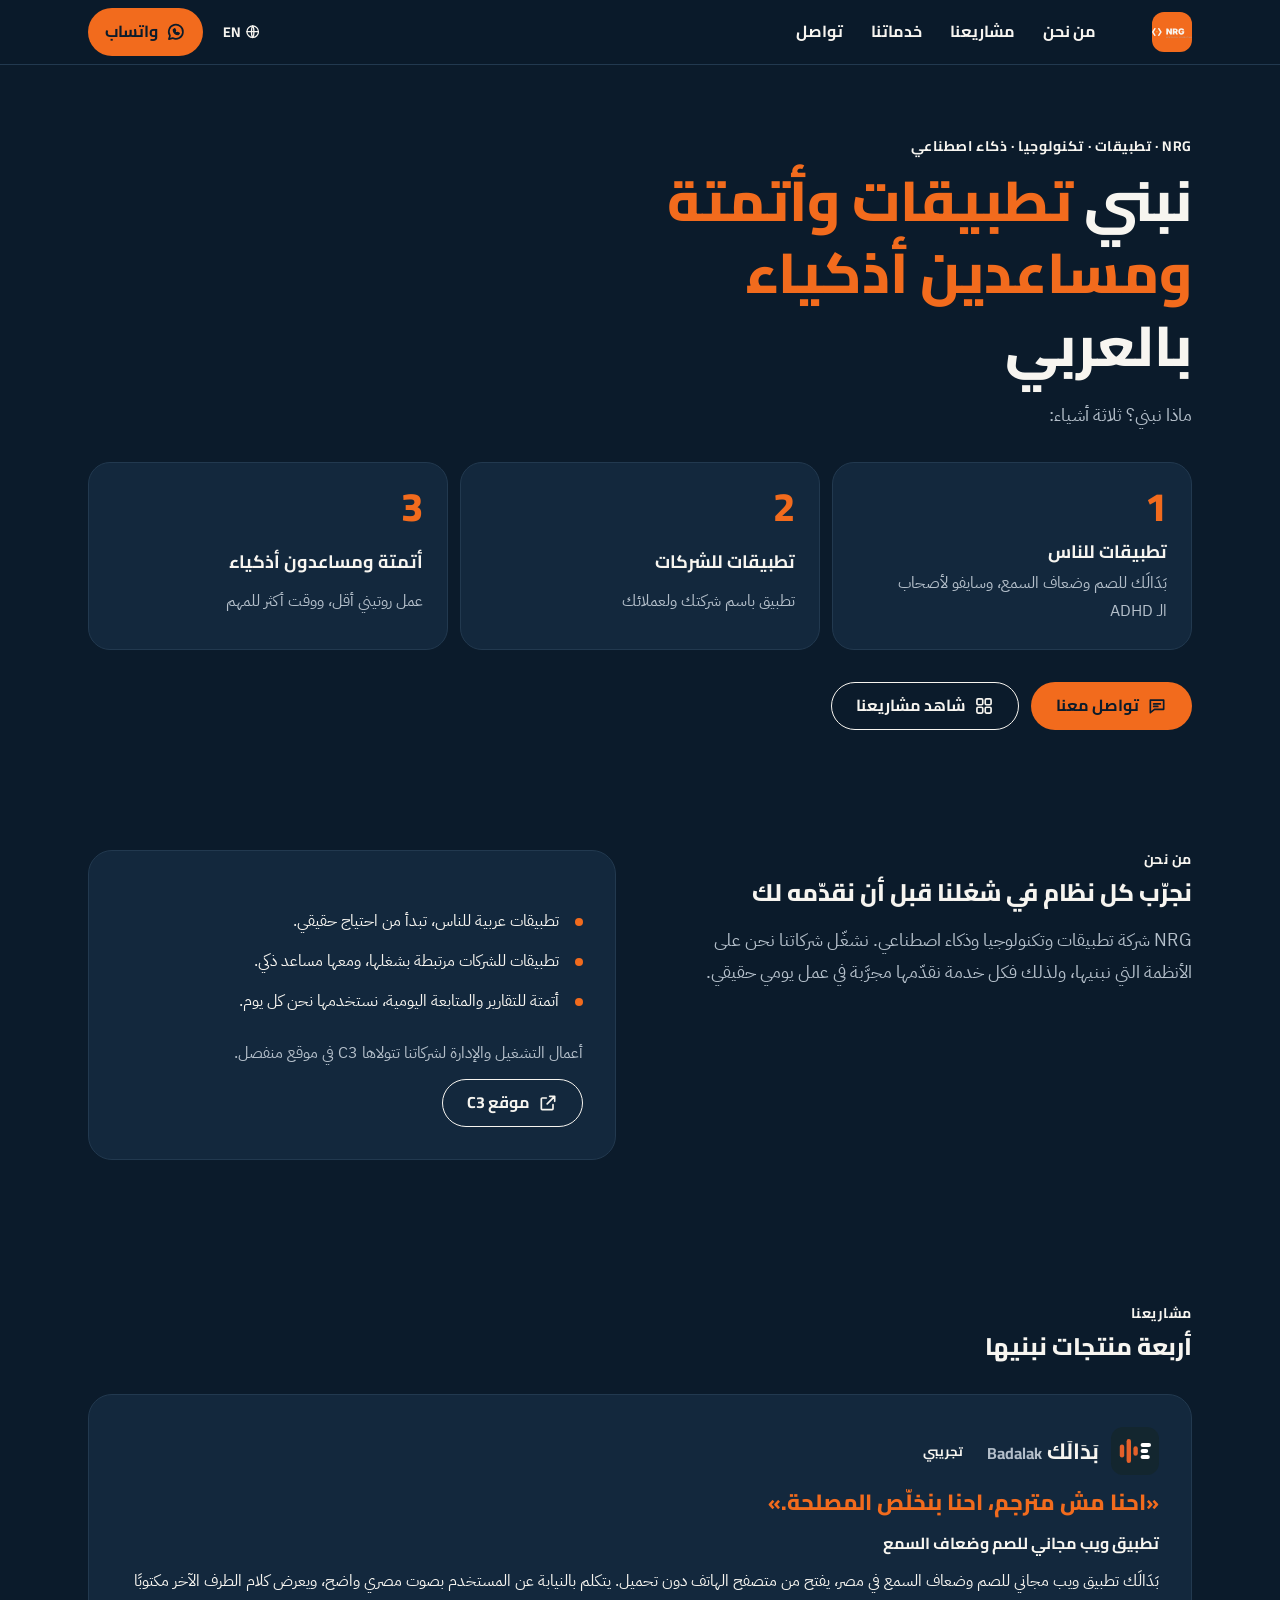
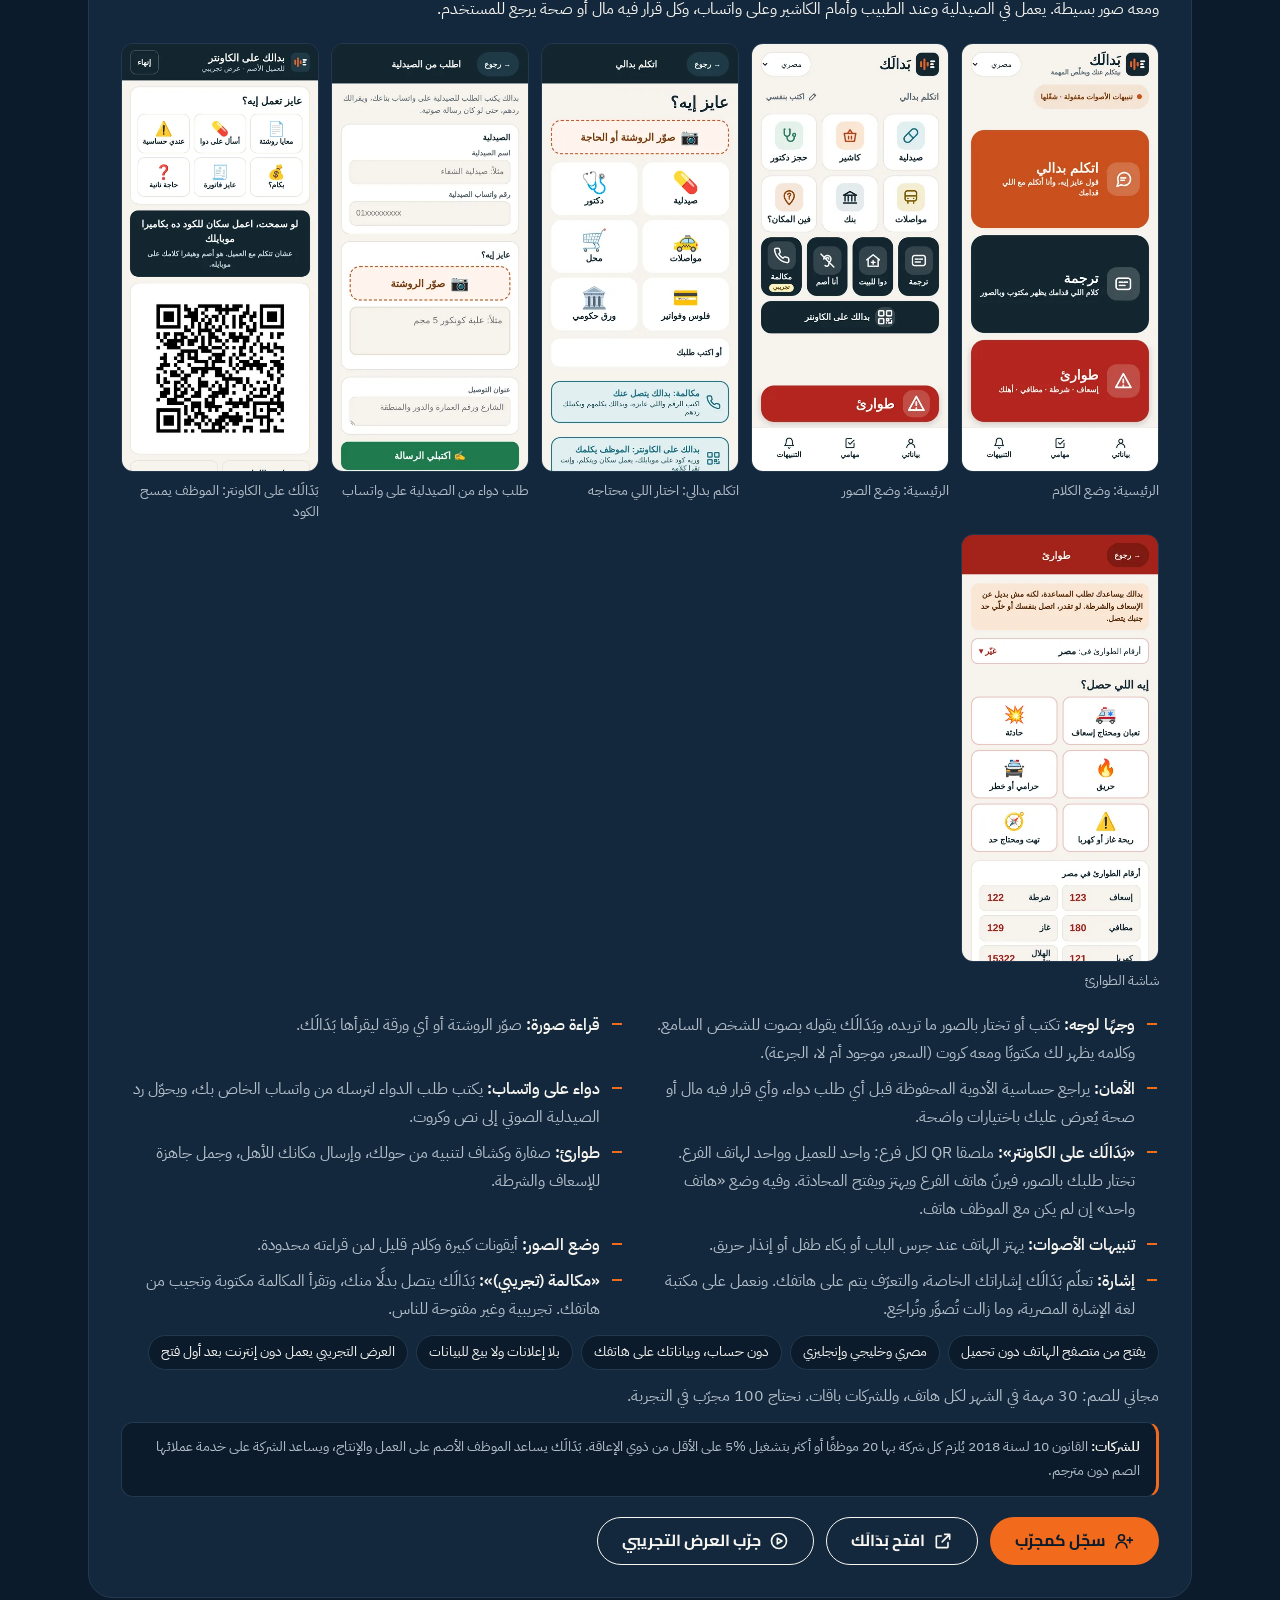
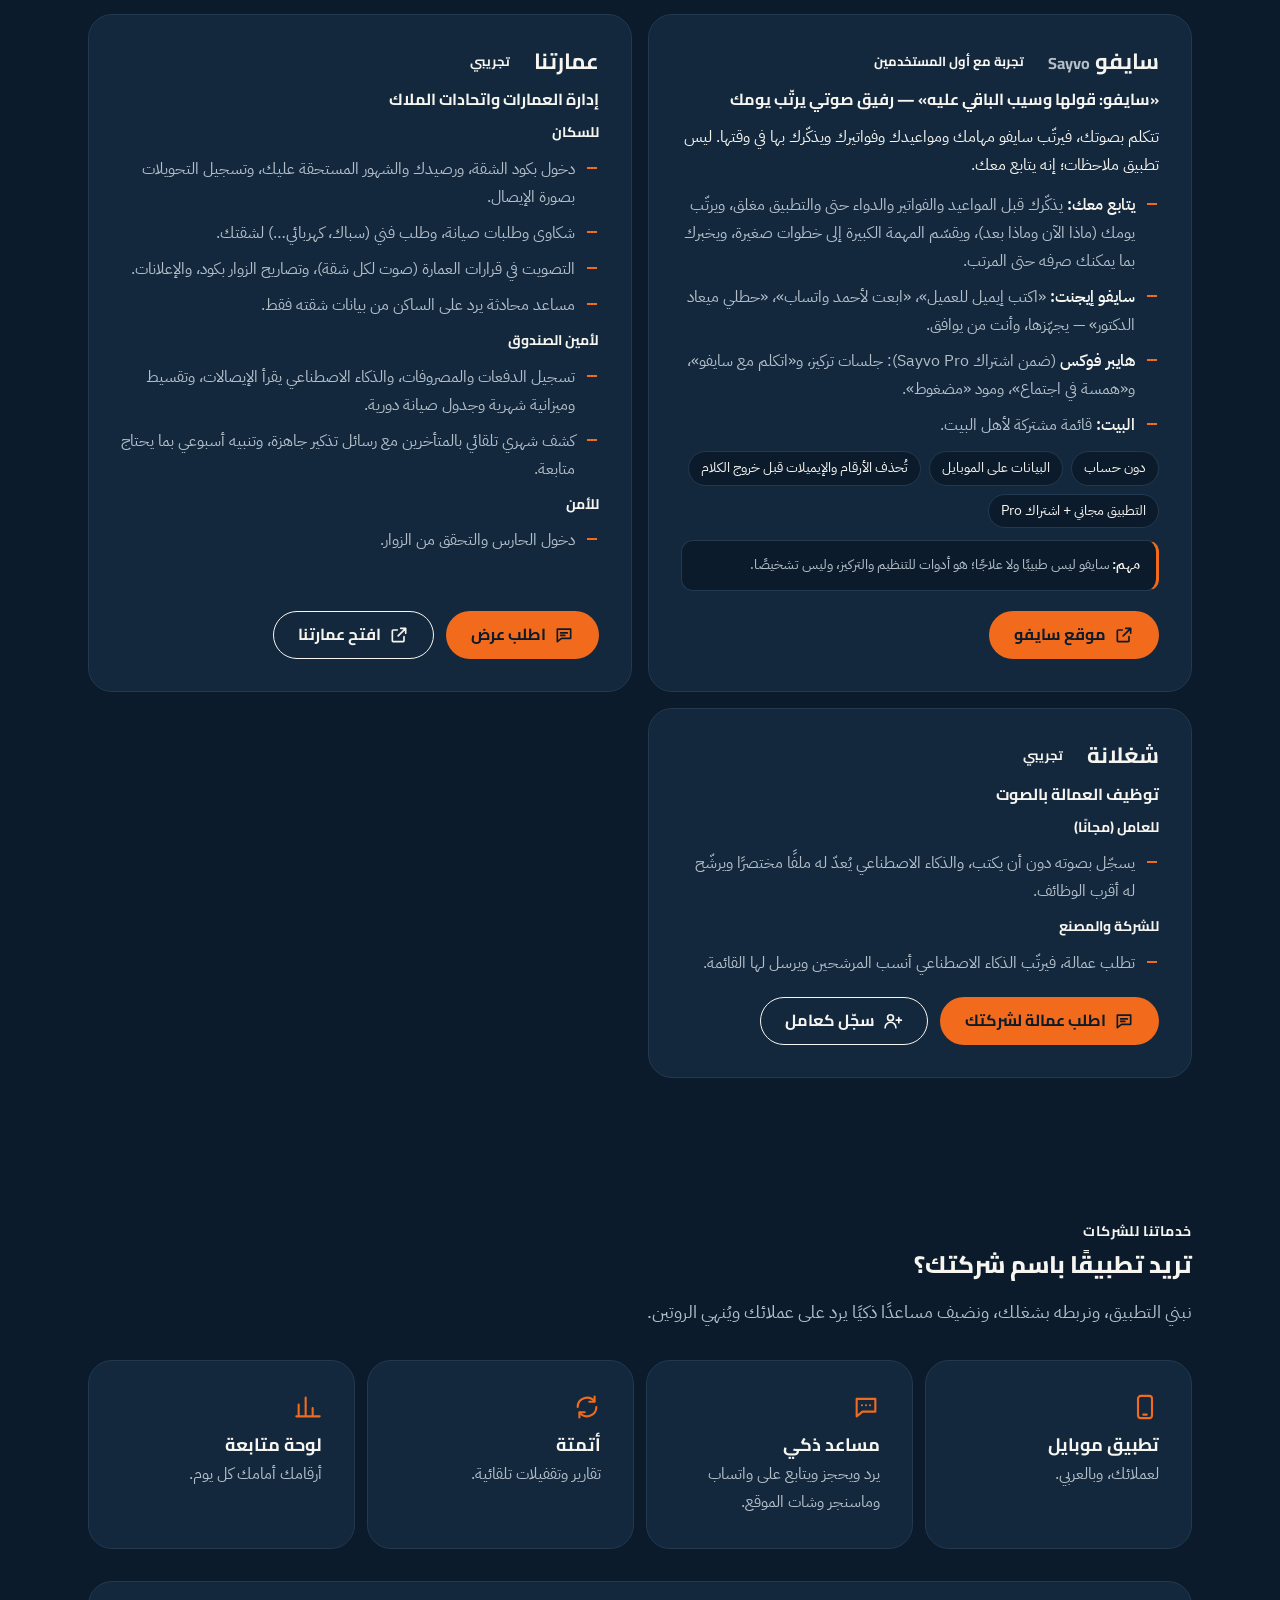
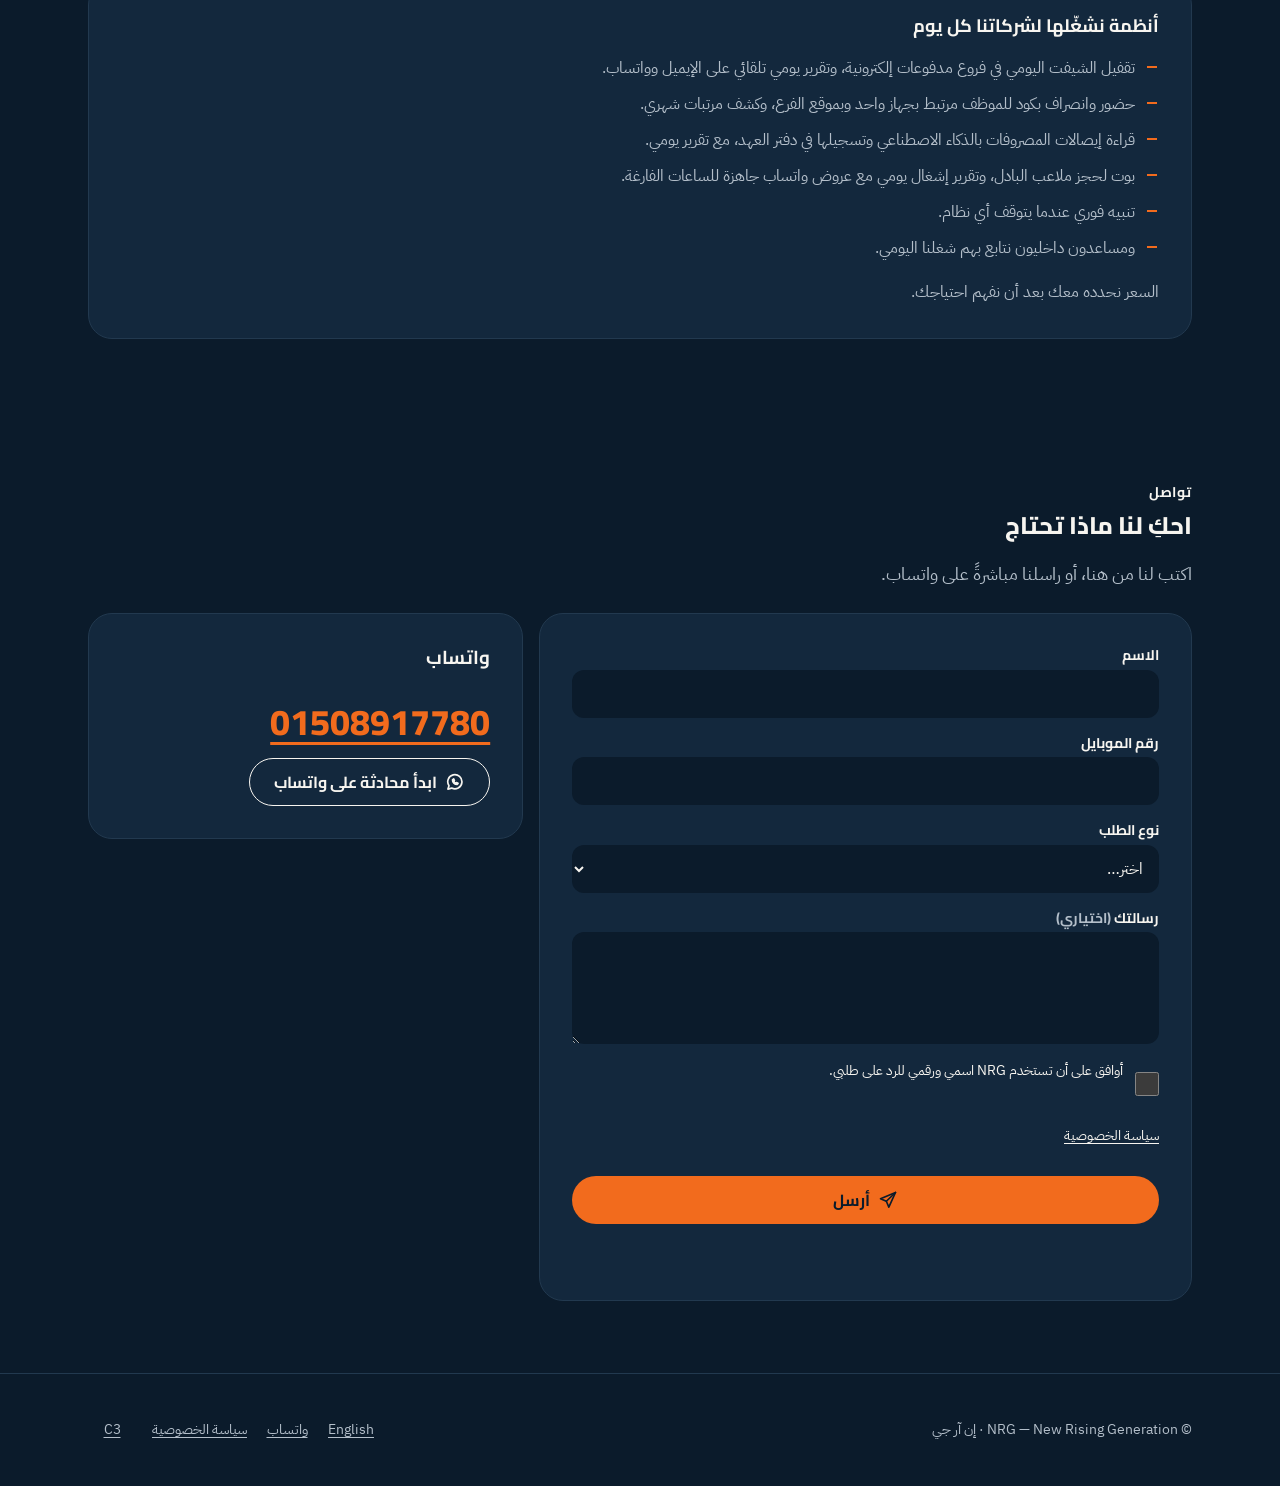
<file: index.html>
<!doctype html>
<html lang="ar" dir="rtl">
<head>
  <meta charset="utf-8">
  <meta name="viewport" content="width=device-width, initial-scale=1">
  <title>NRG | تطبيقات وأتمتة ومساعدون أذكياء بالعربي</title>
  <meta name="description" content="NRG شركة تطبيقات وتكنولوجيا وذكاء اصطناعي: تطبيقات للناس مثل بَدَالَك وسايفو، وتطبيقات للشركات، وأتمتة ومساعدون أذكياء.">
  <meta name="theme-color" content="#0B1B2B">
  <link rel="alternate" hreflang="ar" href="./">
  <link rel="alternate" hreflang="en" href="en/">
  <link rel="alternate" hreflang="x-default" href="./">
  <!-- TODO(content): canonical + og:url + og:image بعد ربط الدومين وتصميم صورة المشاركة -->
  <meta property="og:type" content="website">
  <meta property="og:locale" content="ar_EG">
  <meta property="og:title" content="NRG | تطبيقات وأتمتة ومساعدون أذكياء بالعربي">
  <meta property="og:description" content="تطبيقات للناس، وتطبيقات للشركات، وأتمتة ومساعدون أذكياء.">
  <link rel="icon" href="assets/img/favicon.svg" type="image/svg+xml">
  <link rel="preload" href="assets/fonts/cairo-arabic-800-normal.woff2" as="font" type="font/woff2" crossorigin>
  <link rel="preload" href="assets/fonts/ibm-plex-sans-arabic-arabic-400-normal.woff2" as="font" type="font/woff2" crossorigin>
  <link rel="stylesheet" href="assets/css/fonts.css">
  <link rel="stylesheet" href="assets/css/tokens.css">
  <link rel="stylesheet" href="assets/css/main.css">
  <script src="assets/js/main.js" defer></script>
</head>
<body>
<svg width="0" height="0" style="position:absolute" aria-hidden="true" focusable="false">
  <defs>
    <symbol id="i-wa" viewBox="0 0 24 24" fill="none" stroke="currentColor" stroke-width="2" stroke-linecap="round" stroke-linejoin="round"><path d="M3.5 20.5l1.3-4A8.5 8.5 0 1 1 8 19.3z"/><path d="M9 9.5c0 3 2.5 5.5 5.5 5.5l1.2-1.4-2-.9-.8.8a4 4 0 0 1-2.4-2.4l.8-.8-.9-2z"/></symbol>
    <symbol id="i-chat" viewBox="0 0 24 24" fill="none" stroke="currentColor" stroke-width="2" stroke-linecap="round" stroke-linejoin="round"><path d="M4 5h16v11H9l-5 4z"/><path d="M8 9.5h8M8 12.5h5"/></symbol>
    <symbol id="i-grid" viewBox="0 0 24 24" fill="none" stroke="currentColor" stroke-width="2" stroke-linejoin="round"><rect x="3.5" y="3.5" width="7" height="7" rx="1.5"/><rect x="13.5" y="3.5" width="7" height="7" rx="1.5"/><rect x="3.5" y="13.5" width="7" height="7" rx="1.5"/><rect x="13.5" y="13.5" width="7" height="7" rx="1.5"/></symbol>
    <symbol id="i-join" viewBox="0 0 24 24" fill="none" stroke="currentColor" stroke-width="2" stroke-linecap="round" stroke-linejoin="round"><circle cx="9" cy="8" r="3.5"/><path d="M2.5 20a6.5 6.5 0 0 1 13 0M19 8v6M16 11h6"/></symbol>
    <symbol id="i-open" viewBox="0 0 24 24" fill="none" stroke="currentColor" stroke-width="2" stroke-linecap="round" stroke-linejoin="round"><path d="M14 4h6v6M20 4l-9 9"/><path d="M18 14v5a1 1 0 0 1-1 1H5a1 1 0 0 1-1-1V7a1 1 0 0 1 1-1h5"/></symbol>
    <symbol id="i-play" viewBox="0 0 24 24" fill="none" stroke="currentColor" stroke-width="2" stroke-linejoin="round"><circle cx="12" cy="12" r="9"/><path d="M10 8.5v7l5.5-3.5z"/></symbol>
    <symbol id="i-send" viewBox="0 0 24 24" fill="none" stroke="currentColor" stroke-width="2" stroke-linecap="round" stroke-linejoin="round"><path d="M21 3L3 10.5l7 3 3 7z"/><path d="M10 13.5L21 3"/></symbol>
    <symbol id="i-globe" viewBox="0 0 24 24" fill="none" stroke="currentColor" stroke-width="2" stroke-linecap="round"><circle cx="12" cy="12" r="9"/><path d="M3 12h18M12 3c2.5 2.7 2.5 15.3 0 18M12 3c-2.5 2.7-2.5 15.3 0 18"/></symbol>
  </defs>
</svg>
<a class="skip" href="#main">انتقل إلى المحتوى</a>

<header class="site-header">
  <div class="wrap bar">
    <a class="brand" href="./" aria-label="NRG — الصفحة الرئيسية">
      <img class="logo" src="assets/img/brand/nrg-logo-dark.svg" width="430" height="140" alt="NRG — New Rising Generation">
    </a>
    <nav id="nav" class="nav" aria-label="الأقسام">
      <a href="#about">من نحن</a>
      <a href="#projects">مشاريعنا</a>
      <a href="#services">خدماتنا</a>
      <a href="#contact">تواصل</a>
    </nav>
    <div class="bar-actions">
      <a class="lang" href="en/" hreflang="en" lang="en" aria-label="English version"><svg aria-hidden="true"><use href="#i-globe"/></svg>EN</a>
      <a class="btn btn-primary hdr-wa" href="https://wa.me/201508917780" rel="noopener" target="_blank" aria-label="واتساب (يفتح في نافذة جديدة)">
        <svg aria-hidden="true"><use href="#i-wa"/></svg>
        <span>واتساب</span>
      </a>
      <button class="menu-btn" type="button" aria-controls="nav" aria-expanded="false" aria-label="القائمة">
        <svg viewBox="0 0 24 24" fill="none" stroke="currentColor" stroke-width="2" stroke-linecap="round" aria-hidden="true"><path d="M4 7h16M4 12h16M4 17h16"/></svg>
      </button>
    </div>
  </div>
</header>

<main id="main">

  <!-- الواجهة -->
  <section class="hero">
    <div class="wrap">
      <span class="eyebrow">NRG · تطبيقات · تكنولوجيا · ذكاء اصطناعي</span>
      <!-- TODO(content): جملة التعريف النهائية — المكتوب اقتراح من BRIEF -->
      <h1>نبني <em>تطبيقات وأتمتة ومساعدين أذكياء</em> بالعربي</h1>
      <p class="lead">ماذا نبني؟ ثلاثة أشياء:</p>
      <ol class="three">
        <li class="reveal"><span class="num">1</span><strong>تطبيقات للناس</strong><span>بَدَالَك للصم وضعاف السمع، وسايفو لأصحاب الـ&nbsp;ADHD</span></li>
        <li class="reveal"><span class="num">2</span><strong>تطبيقات للشركات</strong><span>تطبيق باسم شركتك ولعملائك</span></li>
        <li class="reveal"><span class="num">3</span><strong>أتمتة ومساعدون أذكياء</strong><span>عمل روتيني أقل، ووقت أكثر للمهم</span></li>
      </ol>
      <div class="btn-row">
        <a class="btn btn-primary" href="#contact"><svg aria-hidden="true"><use href="#i-chat"/></svg>تواصل معنا</a>
        <a class="btn btn-ghost" href="#projects"><svg aria-hidden="true"><use href="#i-grid"/></svg>شاهد مشاريعنا</a>
      </div>
    </div>
  </section>

  <!-- من نحن -->
  <section id="about" aria-labelledby="about-h">
    <div class="wrap about-grid">
      <div>
        <span class="eyebrow">من نحن</span>
        <h2 id="about-h">نجرّب كل نظام في شغلنا قبل أن نقدّمه لك</h2>
        <!-- TODO(content): فقرة تعريف NRG النهائية -->
        <p class="lead">NRG شركة تطبيقات وتكنولوجيا وذكاء اصطناعي. نشغّل شركاتنا نحن على الأنظمة التي نبنيها، ولذلك فكل خدمة نقدّمها مجرَّبة في عمل يومي حقيقي.</p>
      </div>
      <div class="card reveal">
        <ul class="about-points">
          <li>تطبيقات عربية للناس، تبدأ من احتياج حقيقي.</li>
          <li>تطبيقات للشركات مرتبطة بشغلها، ومعها مساعد ذكي.</li>
          <li>أتمتة للتقارير والمتابعة اليومية، نستخدمها نحن كل يوم.</li>
        </ul>
        <p class="muted" style="margin-block: var(--s-5) 0">أعمال التشغيل والإدارة لشركاتنا تتولاها C3 في موقع منفصل.
          <!-- رابط C3 على github.io مؤقتًا — يتغيّر لما C3 ياخد الدومين بتاعه -->
        </p>
        <div class="btn-row" style="margin-block-start: var(--s-3)">
          <a class="btn btn-ghost" href="https://nrg1c3.github.io/c3-site/" rel="noopener"><svg aria-hidden="true"><use href="#i-open"/></svg>موقع C3</a>
        </div>
      </div>
    </div>
  </section>

  <!-- مشاريعنا -->
  <section id="projects" aria-labelledby="projects-h">
    <div class="wrap">
      <span class="eyebrow">مشاريعنا</span>
      <h2 id="projects-h">أربعة منتجات نبنيها</h2>

      <div class="projects">

        <!-- بَدَالَك — المصدر: docs/inputs/wasl/SITE-CARD.md (يكسب عند التعارض) + BRIEF. ممنوع «بيترجم لغة الإشارة». «100 مجرّب» هدف مش عدد مستخدمين. -->
        <article class="card project project-wide reveal" aria-labelledby="p-badalak">
          <div class="project-head">
            <img class="proj-logo" src="assets/img/badalak/logo.svg" width="48" height="48" alt="">
            <h3 id="p-badalak">بَدَالَك <span class="en" lang="en">Badalak</span></h3>
            <span class="tag">تجريبي</span>
          </div>
          <p class="tagline">«احنا مش مترجم، احنا بنخلّص المصلحة.»</p>
          <p class="sub">تطبيق ويب مجاني للصم وضعاف السمع</p>
          <p>بَدَالَك تطبيق ويب مجاني للصم وضعاف السمع في مصر، يفتح من متصفح الهاتف دون تحميل. يتكلم بالنيابة عن المستخدم بصوت مصري واضح، ويعرض كلام الطرف الآخر مكتوبًا ومعه صور بسيطة. يعمل في الصيدلية وعند الطبيب وأمام الكاشير وعلى واتساب، وكل قرار فيه مال أو صحة يرجع للمستخدم.</p>
          <div class="shots-wrap">
            <div class="shots" role="region" aria-label="صور حقيقية من تطبيق بَدَالَك" tabindex="0">
              <figure>
                <img src="assets/img/badalak/home-text-390.webp" srcset="assets/img/badalak/home-text-390.webp 390w, assets/img/badalak/home-text-780.webp 780w" sizes="(min-width: 64rem) 10rem, 9.5rem" width="390" height="844" loading="lazy" decoding="async" alt="الشاشة الرئيسية لبَدَالَك: ثلاثة أزرار كبيرة، «اتكلم بدالي» و«ترجمة» و«طوارئ» باللون الأحمر.">
                <figcaption>الرئيسية: وضع الكلام</figcaption>
              </figure>
              <figure>
                <img src="assets/img/badalak/home-pics-390.webp" srcset="assets/img/badalak/home-pics-390.webp 390w, assets/img/badalak/home-pics-780.webp 780w" sizes="(min-width: 64rem) 10rem, 9.5rem" width="390" height="844" loading="lazy" decoding="async" alt="الشاشة الرئيسية في وضع الصور: أزرار كبيرة بالأيقونات للصيدلية والكاشير وحجز دكتور والبنك والمواصلات، وزر «بَدَالَك على الكاونتر»، وزر طوارئ.">
                <figcaption>الرئيسية: وضع الصور</figcaption>
              </figure>
              <figure>
                <img src="assets/img/badalak/talk-390.webp" srcset="assets/img/badalak/talk-390.webp 390w, assets/img/badalak/talk-780.webp 780w" sizes="(min-width: 64rem) 10rem, 9.5rem" width="390" height="844" loading="lazy" decoding="async" alt="شاشة «اتكلم بدالي»: سؤال «عايز إيه؟» مع زر لتصوير الروشتة، واختيارات بالصور للصيدلية والدكتور والمواصلات والمحل والفواتير والورق الحكومي.">
                <figcaption>اتكلم بدالي: اختار اللي محتاجه</figcaption>
              </figure>
              <figure>
                <img src="assets/img/badalak/pharmacy-order-390.webp" srcset="assets/img/badalak/pharmacy-order-390.webp 390w, assets/img/badalak/pharmacy-order-780.webp 780w" sizes="(min-width: 64rem) 10rem, 9.5rem" width="390" height="844" loading="lazy" decoding="async" alt="شاشة طلب من الصيدلية: خانات لاسم الصيدلية ورقم واتساب، وزر لتصوير الروشتة، وعنوان التوصيل، وزر «اكتبلي الرسالة».">
                <figcaption>طلب دواء من الصيدلية على واتساب</figcaption>
              </figure>
              <figure>
                <img src="assets/img/badalak/counter-390.webp" srcset="assets/img/badalak/counter-390.webp 390w, assets/img/badalak/counter-780.webp 780w" sizes="(min-width: 64rem) 10rem, 9.5rem" width="390" height="844" loading="lazy" decoding="async" alt="شاشة «بَدَالَك على الكاونتر»: اختيارات بالصور لما يريده العميل، ورمز QR يمسحه الموظف بكاميرا موبايله.">
                <figcaption>بَدَالَك على الكاونتر: الموظف يمسح الكود</figcaption>
              </figure>
              <figure>
                <img src="assets/img/badalak/sos-390.webp" srcset="assets/img/badalak/sos-390.webp 390w, assets/img/badalak/sos-780.webp 780w" sizes="(min-width: 64rem) 10rem, 9.5rem" width="390" height="844" loading="lazy" decoding="async" alt="شاشة الطوارئ: أزرار كبيرة بالصور لتعبان ومحتاج إسعاف، وحادثة، وحريق، وحرامي أو خطر، وريحة غاز أو كهربا، وتهت، وتحتها أرقام الطوارئ في مصر.">
                <figcaption>شاشة الطوارئ</figcaption>
              </figure>
            </div>
            <p class="shots-hint" aria-hidden="true">اسحب لرؤية باقي الصور</p>
          </div>
          <ul class="feat feat-cols">
            <li><strong>وجهًا لوجه:</strong> تكتب أو تختار بالصور ما تريده، وبَدَالَك يقوله بصوت للشخص السامع. وكلامه يظهر لك مكتوبًا ومعه كروت (السعر، موجود أم لا، الجرعة).</li>
            <li><strong>قراءة صورة:</strong> صوّر الروشتة أو أي ورقة ليقرأها بَدَالَك.</li>
            <li><strong>الأمان:</strong> يراجع حساسية الأدوية المحفوظة قبل أي طلب دواء، وأي قرار فيه مال أو صحة يُعرض عليك باختيارات واضحة.</li>
            <li><strong>دواء على واتساب:</strong> يكتب طلب الدواء لترسله من واتساب الخاص بك، ويحوّل رد الصيدلية الصوتي إلى نص وكروت.</li>
            <li><strong>«بَدَالَك على الكاونتر»:</strong> ملصقا QR لكل فرع: واحد للعميل وواحد لهاتف الفرع. تختار طلبك بالصور، فيرنّ هاتف الفرع ويهتز ويفتح المحادثة. وفيه وضع «هاتف واحد» إن لم يكن مع الموظف هاتف.</li>
            <li><strong>طوارئ:</strong> صفارة وكشاف لتنبيه من حولك، وإرسال مكانك للأهل، وجمل جاهزة للإسعاف والشرطة.</li>
            <li><strong>تنبيهات الأصوات:</strong> يهتز الهاتف عند جرس الباب أو بكاء طفل أو إنذار حريق.</li>
            <li><strong>وضع الصور:</strong> أيقونات كبيرة وكلام قليل لمن قراءته محدودة.</li>
            <li><strong>إشارة:</strong> تعلّم بَدَالَك إشاراتك الخاصة، والتعرّف يتم على هاتفك. ونعمل على مكتبة لغة الإشارة المصرية، وما زالت تُصوَّر وتُراجَع.</li>
            <li><strong>«مكالمة (تجريبي)»:</strong> بَدَالَك يتصل بدلًا منك، وتقرأ المكالمة مكتوبة وتجيب من هاتفك. تجريبية وغير مفتوحة للناس.</li>
          </ul>
          <ul class="facts" aria-label="معلومات">
            <li>يفتح من متصفح الهاتف دون تحميل</li>
            <li>مصري وخليجي وإنجليزي</li>
            <li>دون حساب، وبياناتك على هاتفك</li>
            <li>بلا إعلانات ولا بيع للبيانات</li>
            <li>العرض التجريبي يعمل دون إنترنت بعد أول فتح</li>
          </ul>
          <p class="muted">مجاني للصم: <bdi dir="ltr">30</bdi> مهمة في الشهر لكل هاتف، وللشركات باقات. نحتاج <bdi dir="ltr">100</bdi> مجرّب في التجربة.</p>
          <p class="note"><strong>للشركات:</strong> القانون <bdi dir="ltr">10</bdi> لسنة <bdi dir="ltr">2018</bdi> يُلزم كل شركة بها <bdi dir="ltr">20</bdi> موظفًا أو أكثر بتشغيل <bdi dir="ltr">5%</bdi> على الأقل من ذوي الإعاقة. بَدَالَك يساعد الموظف الأصم على العمل والإنتاج، ويساعد الشركة على خدمة عملائها الصم دون مترجم.</p>
          <!-- TODO(content): بَدَالَك — تاريخ بداية التجربة، عدد المسجلين بمصدر، الشركاء/أماكن «بَدَالَك على الكاونتر» المسموح بذكرها، الجوائز، شعار SVG، صورة شاشة المكالمة (راجع docs/CONTENT-TODO.md) -->
          <div class="btn-row">
            <a class="btn btn-primary" href="https://badalak.nrg-egypt.com/join.html" rel="noopener"><svg aria-hidden="true"><use href="#i-join"/></svg>سجّل كمجرّب</a>
            <a class="btn btn-ghost" href="https://badalak.nrg-egypt.com" rel="noopener"><svg aria-hidden="true"><use href="#i-open"/></svg>افتح بَدَالَك</a>
            <a class="btn btn-ghost" href="https://badalak.nrg-egypt.com/?demo" rel="noopener"><svg aria-hidden="true"><use href="#i-play"/></svg>جرّب العرض التجريبي</a>
          </div>
        </article>

        <!-- سايفو — جملة «مش دكتور ولا علاج» إلزامية -->
        <article class="card project reveal" aria-labelledby="p-sayvo">
          <div class="project-head">
            <h3 id="p-sayvo">سايفو <span class="en" lang="en">Sayvo</span></h3>
            <span class="tag">تجربة مع أول المستخدمين</span>
          </div>
          <p class="sub">«سايفو: قولها وسيب الباقي عليه» — رفيق صوتي يرتّب يومك</p>
          <p>تتكلم بصوتك، فيرتّب سايفو مهامك ومواعيدك وفواتيرك ويذكّرك بها في وقتها. ليس تطبيق ملاحظات؛ إنه يتابع معك.</p>
          <ul class="feat">
            <li><strong>يتابع معك:</strong> يذكّرك قبل المواعيد والفواتير والدواء حتى والتطبيق مغلق، ويرتّب يومك (ماذا الآن وماذا بعد)، ويقسّم المهمة الكبيرة إلى خطوات صغيرة، ويخبرك بما يمكنك صرفه حتى المرتب.</li>
            <li><strong>سايفو إيجنت:</strong> «اكتب إيميل للعميل»، «ابعت لأحمد واتساب»، «حطلي ميعاد الدكتور» — يجهّزها، وأنت من يوافق.</li>
            <li><strong>هايبر فوكس</strong> (ضمن اشتراك <span lang="en">Sayvo Pro</span>): جلسات تركيز، و«اتكلم مع سايفو»، و«همسة في اجتماع»، ومود «مضغوط».</li>
            <li><strong>البيت:</strong> قائمة مشتركة لأهل البيت.</li>
          </ul>
          <ul class="facts" aria-label="معلومات">
            <li>دون حساب</li>
            <li>البيانات على الموبايل</li>
            <li>تُحذف الأرقام والإيميلات قبل خروج الكلام</li>
            <li>التطبيق مجاني + اشتراك Pro</li>
          </ul>
          <p class="note"><strong>مهم:</strong> سايفو ليس طبيبًا ولا علاجًا؛ هو أدوات للتنظيم والتركيز، وليس تشخيصًا.</p>
          <div class="btn-row">
            <a class="btn btn-primary" href="https://getsayvo.com" rel="noopener"><svg aria-hidden="true"><use href="#i-open"/></svg>موقع سايفو</a>
          </div>
        </article>

        <!-- عمارتنا -->
        <article class="card project reveal" aria-labelledby="p-emaratna">
          <div class="project-head">
            <h3 id="p-emaratna">عمارتنا</h3>
            <span class="tag">تجريبي</span>
          </div>
          <p class="sub">إدارة العمارات واتحادات الملاك</p>
          <p class="group-title">للسكان</p>
          <ul class="feat">
            <li>دخول بكود الشقة، ورصيدك والشهور المستحقة عليك، وتسجيل التحويلات بصورة الإيصال.</li>
            <li>شكاوى وطلبات صيانة، وطلب فني (سباك، كهربائي…) لشقتك.</li>
            <li>التصويت في قرارات العمارة (صوت لكل شقة)، وتصاريح الزوار بكود، والإعلانات.</li>
            <li>مساعد محادثة يرد على الساكن من بيانات شقته فقط.</li>
          </ul>
          <p class="group-title">لأمين الصندوق</p>
          <ul class="feat">
            <li>تسجيل الدفعات والمصروفات، والذكاء الاصطناعي يقرأ الإيصالات، وتقسيط وميزانية شهرية وجدول صيانة دورية.</li>
            <li>كشف شهري تلقائي بالمتأخرين مع رسائل تذكير جاهزة، وتنبيه أسبوعي بما يحتاج متابعة.</li>
          </ul>
          <p class="group-title">للأمن</p>
          <ul class="feat">
            <li>دخول الحارس والتحقق من الزوار.</li>
          </ul>
          <div class="btn-row">
            <a class="btn btn-primary" href="#contact"><svg aria-hidden="true"><use href="#i-chat"/></svg>اطلب عرض</a>
            <a class="btn btn-ghost" href="emaratna/" rel="noopener"><svg aria-hidden="true"><use href="#i-open"/></svg>افتح عمارتنا</a>
          </div>
        </article>

        <!-- شغلانة -->
        <article class="card project reveal" aria-labelledby="p-shoghlana">
          <div class="project-head">
            <h3 id="p-shoghlana">شغلانة</h3>
            <span class="tag">تجريبي</span>
          </div>
          <p class="sub">توظيف العمالة بالصوت</p>
          <p class="group-title">للعامل (مجانًا)</p>
          <ul class="feat">
            <li>يسجّل بصوته دون أن يكتب، والذكاء الاصطناعي يُعدّ له ملفًا مختصرًا ويرشّح له أقرب الوظائف.</li>
          </ul>
          <p class="group-title">للشركة والمصنع</p>
          <ul class="feat">
            <li>تطلب عمالة، فيرتّب الذكاء الاصطناعي أنسب المرشحين ويرسل لها القائمة.</li>
          </ul>
          <div class="btn-row">
            <a class="btn btn-primary" href="#contact"><svg aria-hidden="true"><use href="#i-chat"/></svg>اطلب عمالة لشركتك</a>
            <a class="btn btn-ghost" href="shoghlana/" rel="noopener"><svg aria-hidden="true"><use href="#i-join"/></svg>سجّل كعامل</a>
          </div>
        </article>

      </div>
    </div>
  </section>

  <!-- خدماتنا -->
  <section id="services" aria-labelledby="services-h">
    <div class="wrap">
      <span class="eyebrow">خدماتنا للشركات</span>
      <h2 id="services-h">تريد تطبيقًا باسم شركتك؟</h2>
      <p class="lead">نبني التطبيق، ونربطه بشغلك، ونضيف مساعدًا ذكيًا يرد على عملائك ويُنهي الروتين.</p>
      <ul class="services">
        <li class="card service reveal">
          <div class="ico"><svg viewBox="0 0 24 24" fill="none" stroke="currentColor" stroke-width="1.8" stroke-linecap="round" stroke-linejoin="round" aria-hidden="true"><rect x="6" y="2.5" width="12" height="19" rx="2.5"/><path d="M10.5 18.5h3"/></svg></div>
          <h3>تطبيق موبايل</h3>
          <p>لعملائك، وبالعربي.</p>
        </li>
        <li class="card service reveal">
          <div class="ico"><svg viewBox="0 0 24 24" fill="none" stroke="currentColor" stroke-width="1.8" stroke-linecap="round" stroke-linejoin="round" aria-hidden="true"><path d="M4 5h16v11H9l-5 4z"/><path d="M8.5 10.5h.01M12 10.5h.01M15.5 10.5h.01"/></svg></div>
          <h3>مساعد ذكي</h3>
          <p>يرد ويحجز ويتابع على واتساب وماسنجر وشات الموقع.</p>
        </li>
        <li class="card service reveal">
          <div class="ico"><svg viewBox="0 0 24 24" fill="none" stroke="currentColor" stroke-width="1.8" stroke-linecap="round" stroke-linejoin="round" aria-hidden="true"><path d="M20 12a8 8 0 0 1-14.3 4.9M4 12a8 8 0 0 1 14.3-4.9"/><path d="M18.5 3v4.5H14M5.5 21v-4.5H10"/></svg></div>
          <h3>أتمتة</h3>
          <p>تقارير وتقفيلات تلقائية.</p>
        </li>
        <li class="card service reveal">
          <div class="ico"><svg viewBox="0 0 24 24" fill="none" stroke="currentColor" stroke-width="1.8" stroke-linecap="round" stroke-linejoin="round" aria-hidden="true"><path d="M4 20V10M10 20V4M16 20v-7M22 20H2"/></svg></div>
          <h3>لوحة متابعة</h3>
          <p>أرقامك أمامك كل يوم.</p>
        </li>
      </ul>

      <div class="card examples reveal">
        <h3>أنظمة نشغّلها لشركاتنا كل يوم</h3>
        <ul class="feat">
          <li>تقفيل الشيفت اليومي في فروع مدفوعات إلكترونية، وتقرير يومي تلقائي على الإيميل وواتساب.</li>
          <li>حضور وانصراف بكود للموظف مرتبط بجهاز واحد وبموقع الفرع، وكشف مرتبات شهري.</li>
          <li>قراءة إيصالات المصروفات بالذكاء الاصطناعي وتسجيلها في دفتر العهد، مع تقرير يومي.</li>
          <li>بوت لحجز ملاعب البادل، وتقرير إشغال يومي مع عروض واتساب جاهزة للساعات الفارغة.</li>
          <li>تنبيه فوري عندما يتوقف أي نظام.</li>
          <li>ومساعدون داخليون نتابع بهم شغلنا اليومي.</li>
        </ul>
        <p class="muted" style="margin: var(--s-4) 0 0">السعر نحدده معك بعد أن نفهم احتياجك.</p>
      </div>
    </div>
  </section>

  <!-- تواصل -->
  <section id="contact" aria-labelledby="contact-h">
    <div class="wrap">
      <span class="eyebrow">تواصل</span>
      <h2 id="contact-h">احكِ لنا ماذا تحتاج</h2>
      <p class="lead">اكتب لنا من هنا، أو راسلنا مباشرةً على واتساب.</p>
      <div class="contact-grid">
        <form id="contact-form" class="card form" data-endpoint="https://api.nrg-egypt.com/webhook/site-contact" novalidate>
          <div class="field">
            <label for="f-name">الاسم</label>
            <input id="f-name" name="name" type="text" autocomplete="name" required minlength="2" maxlength="80">
          </div>
          <div class="field">
            <label for="f-phone">رقم الموبايل</label>
            <input id="f-phone" name="phone" type="tel" inputmode="tel" autocomplete="tel" dir="ltr" required pattern="[+0-9 \-]{8,20}" maxlength="20">
          </div>
          <div class="field">
            <label for="f-type">نوع الطلب</label>
            <select id="f-type" name="type" required>
              <option value="">اختر…</option>
              <option value="شراكة">شراكة</option>
              <option value="تطبيق لشركتي">تطبيق لشركتي</option>
              <option value="أتمتة / مساعد ذكي">أتمتة / مساعد ذكي</option>
              <option value="تجربة بَدَالَك أو سايفو">تجربة بَدَالَك أو سايفو</option>
              <option value="غيره">غير ذلك</option>
            </select>
          </div>
          <div class="field">
            <label for="f-msg">رسالتك <span class="opt">(اختياري)</span></label>
            <textarea id="f-msg" name="message" maxlength="1500"></textarea>
          </div>
          <div class="hp" aria-hidden="true">
            <label for="f-website">اترك هذا الحقل فارغًا</label>
            <input id="f-website" name="website" type="text" tabindex="-1" autocomplete="off">
          </div>
          <div class="field consent">
            <label><input id="f-consent" name="consent" type="checkbox" required> أوافق على أن تستخدم NRG اسمي ورقمي للرد على طلبي.</label>
            <a href="privacy/">سياسة الخصوصية</a>
          </div>
          <noscript><p class="note">الإرسال من هنا يحتاج JavaScript. راسلنا على واتساب بدلًا من ذلك.</p></noscript>
          <button class="btn btn-primary" type="submit"><svg aria-hidden="true"><use href="#i-send"/></svg>أرسل</button>
          <p class="form-status" role="status" aria-live="polite"></p>
        </form>

        <div class="card wa-card">
          <h3>واتساب</h3>
          <a class="wa-num" href="https://wa.me/201508917780" rel="noopener" target="_blank"><bdi dir="ltr">01508917780</bdi></a>
          <a class="btn btn-ghost" href="https://wa.me/201508917780" rel="noopener" target="_blank"><svg aria-hidden="true"><use href="#i-wa"/></svg>ابدأ محادثة على واتساب</a>
        </div>
      </div>
    </div>
  </section>

</main>

<footer class="site-footer">
  <div class="wrap foot">
    <p style="margin:0">© NRG — <span lang="en">New Rising Generation</span> · إن آر جي</p>
    <ul>
      <li><a href="en/" hreflang="en" lang="en">English</a></li>
      <li><a href="https://wa.me/201508917780" rel="noopener" target="_blank">واتساب</a></li>
      <li><a href="privacy/">سياسة الخصوصية</a></li>
      <!-- TODO(content): صفحة فيسبوك NRG بعد إنشائها -->
      <li><a href="https://nrg1c3.github.io/c3-site/" rel="noopener">C3</a></li>
    </ul>
  </div>
</footer>

<nav class="mbar" aria-label="تواصل سريع">
  <a class="btn btn-primary" href="https://wa.me/201508917780" rel="noopener" target="_blank"><svg aria-hidden="true"><use href="#i-wa"/></svg>واتساب</a>
  <a class="btn btn-ghost" href="#contact"><svg aria-hidden="true"><use href="#i-chat"/></svg>اكتب لنا</a>
</nav>
</body>
</html>
</file>
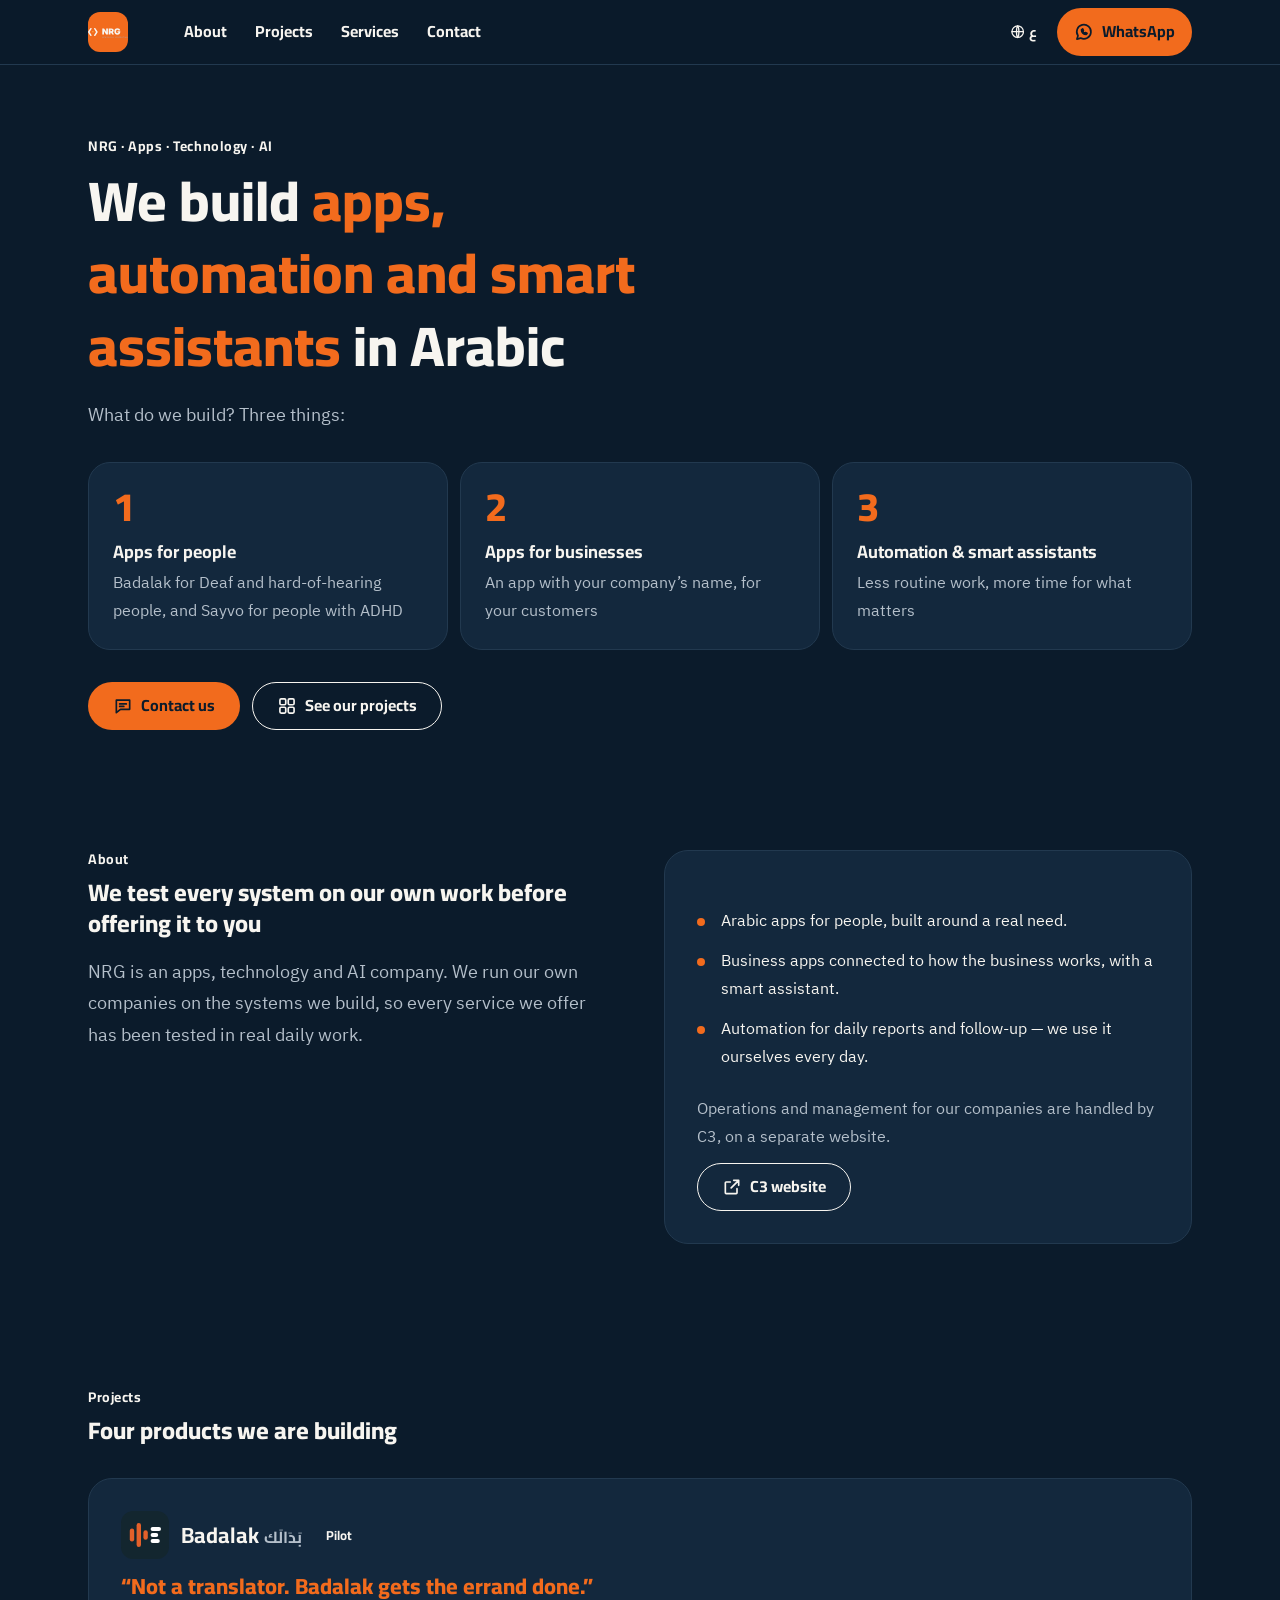
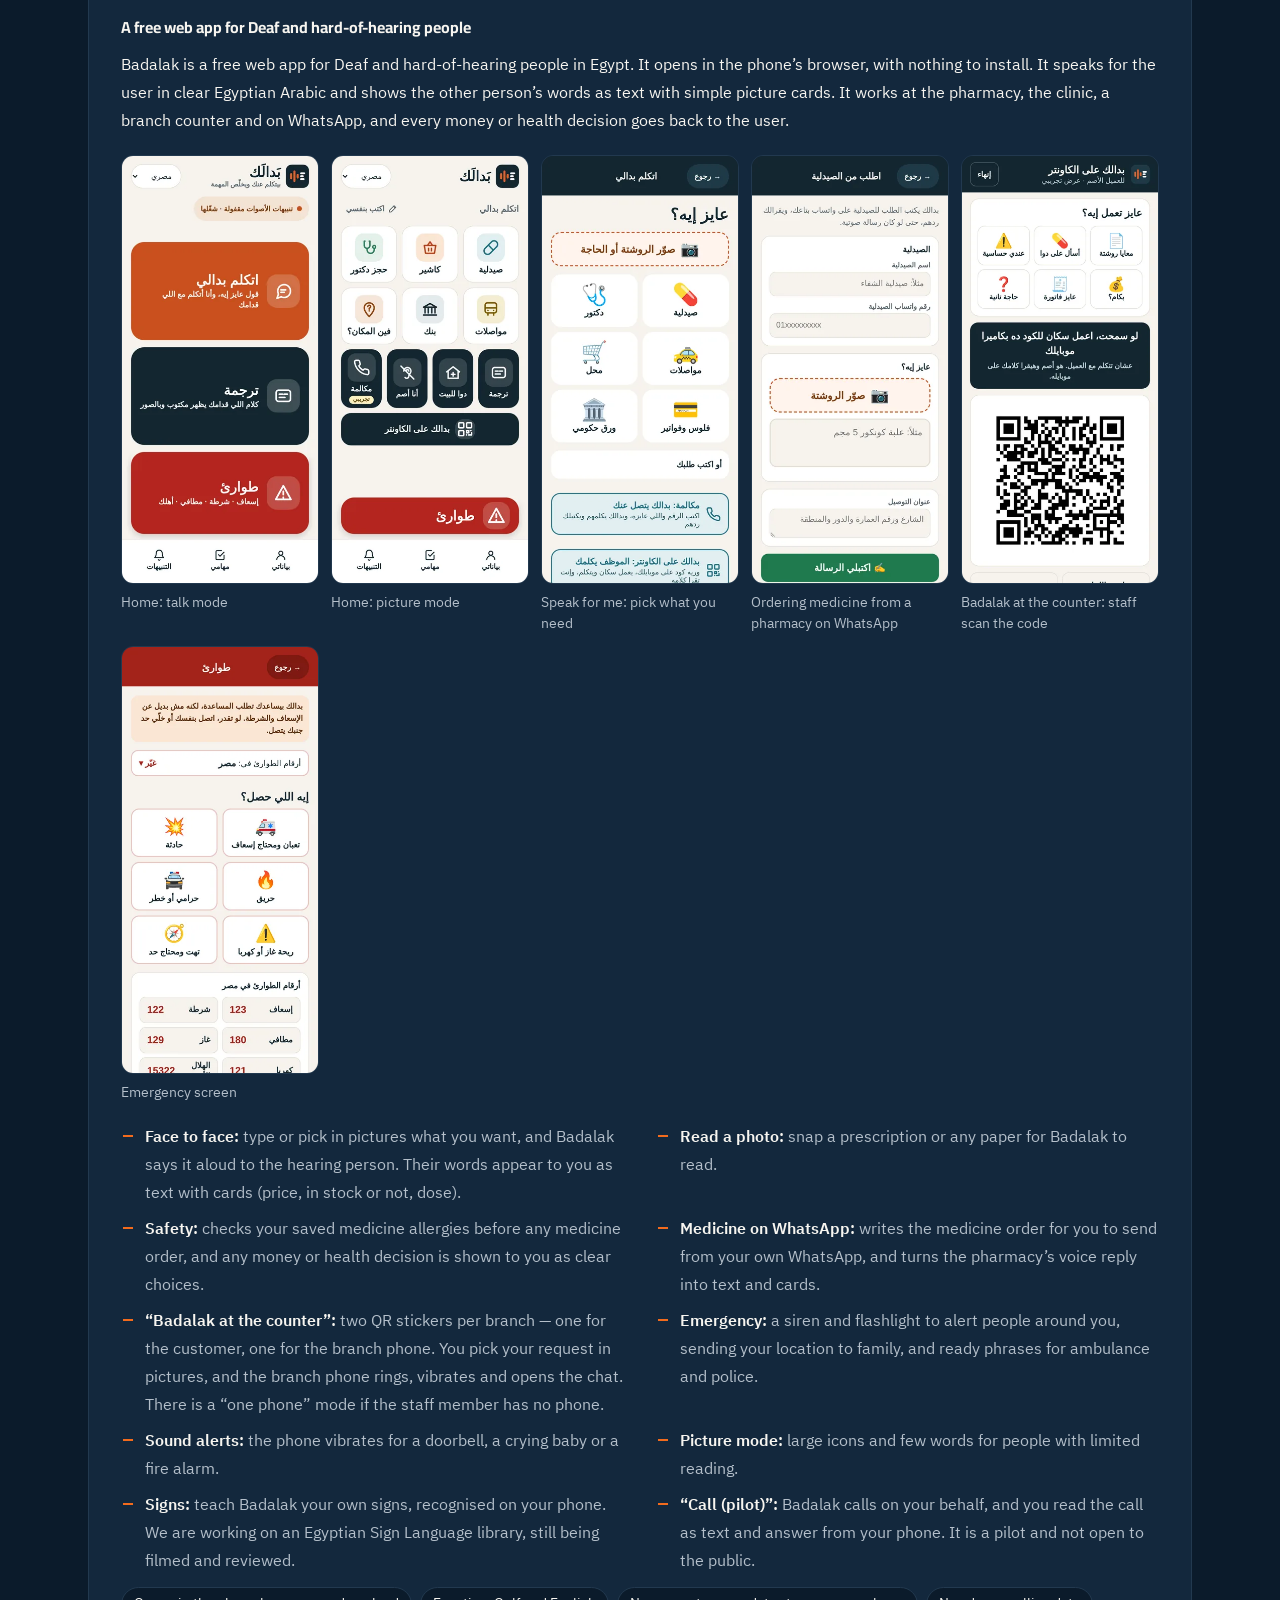
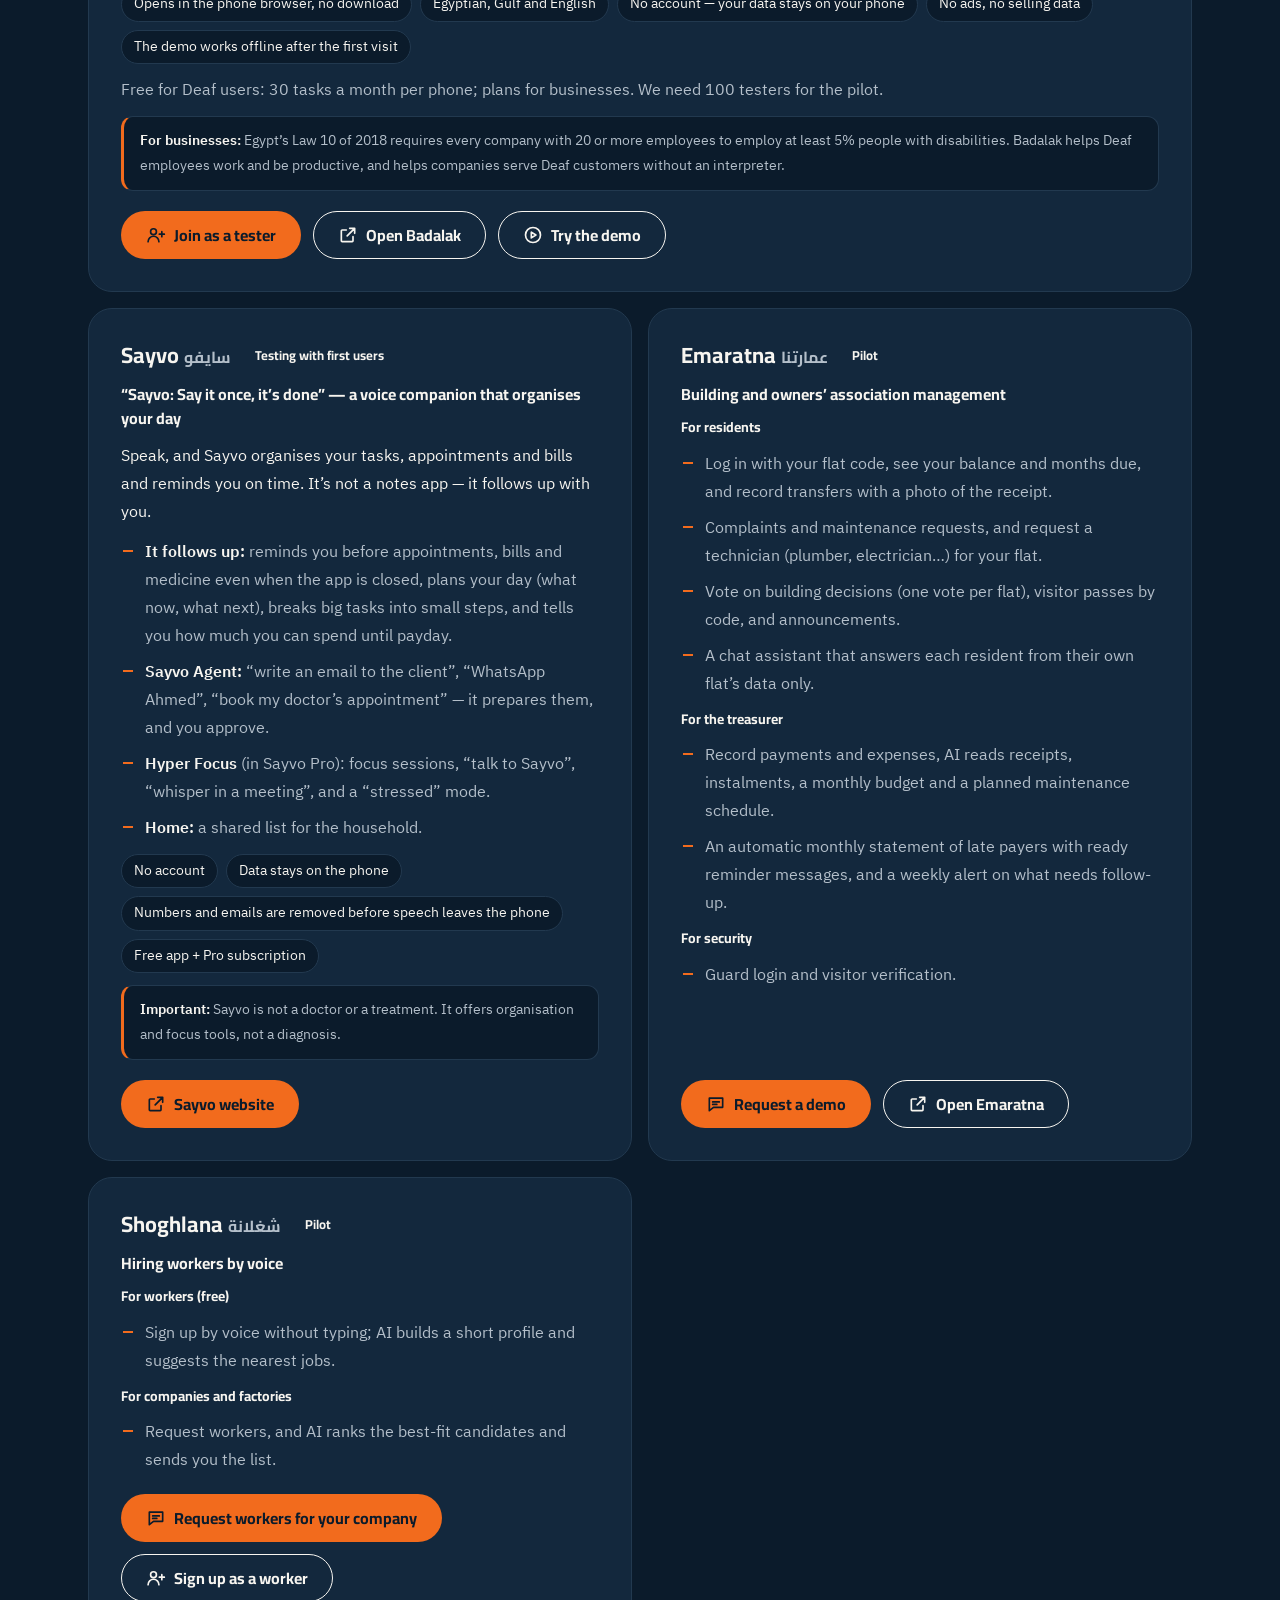
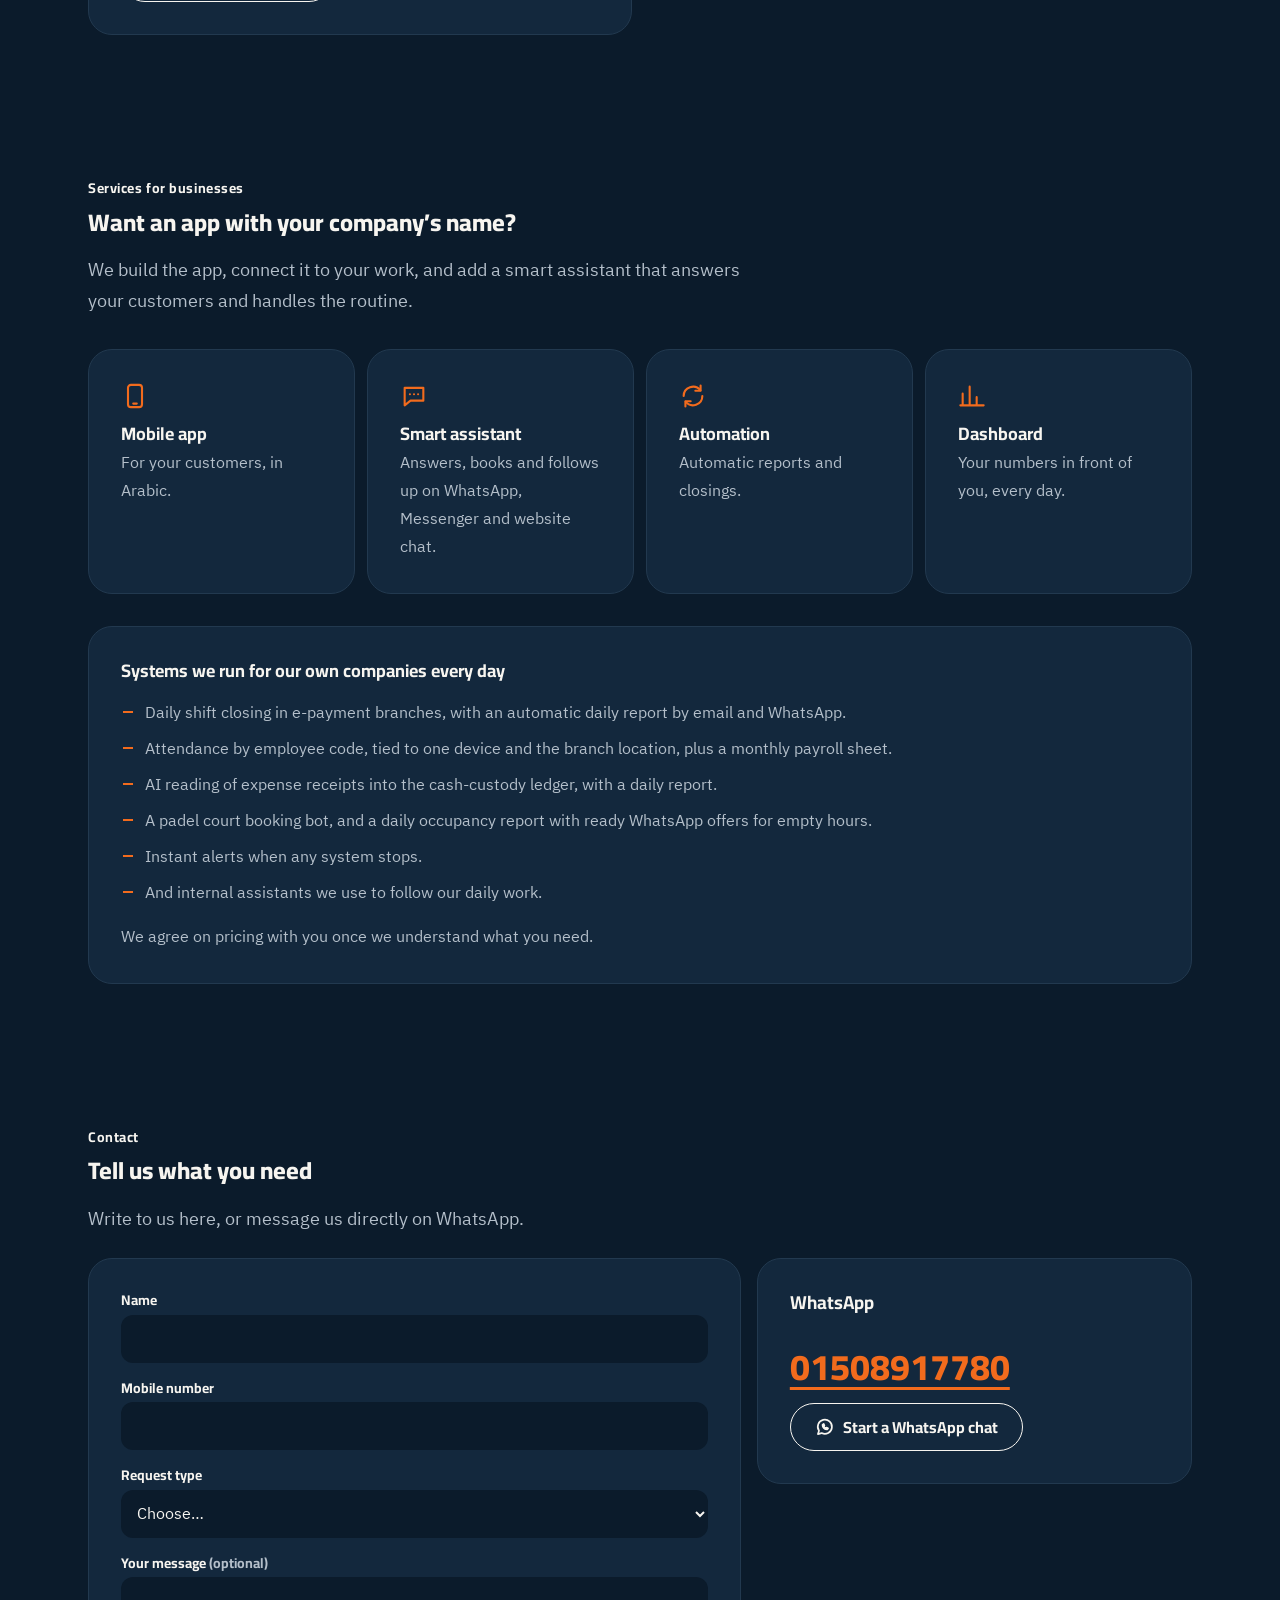
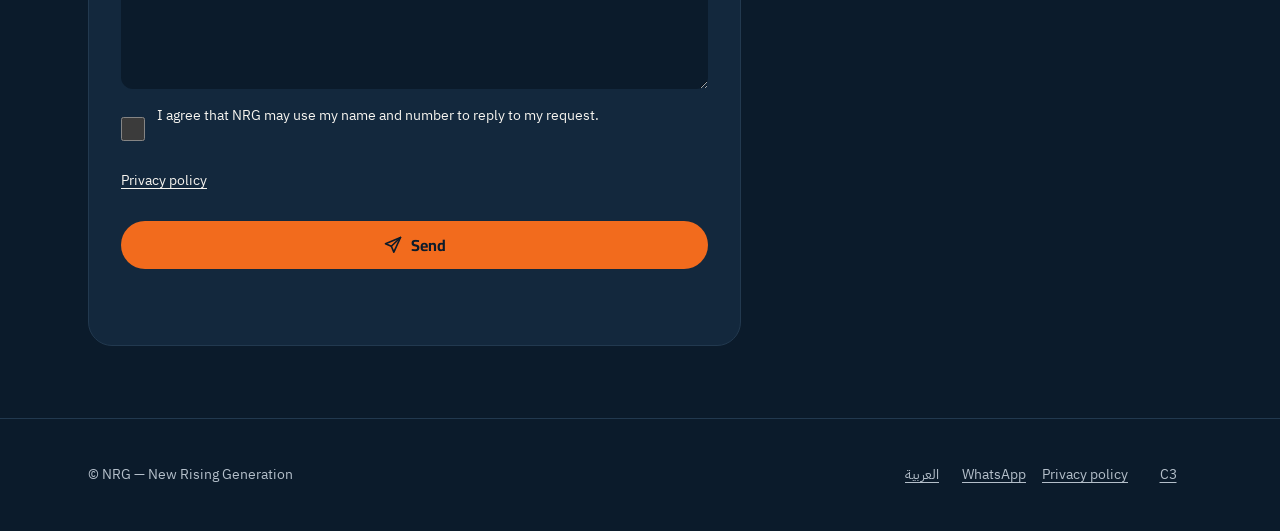
<file: en/index.html>
<!doctype html>
<html lang="en" dir="ltr">
<head>
  <meta charset="utf-8">
  <meta name="viewport" content="width=device-width, initial-scale=1">
  <title>NRG | Apps, automation and smart assistants in Arabic</title>
  <meta name="description" content="NRG is an apps, technology and AI company: apps for people like Badalak and Sayvo, apps for businesses, and automation with smart assistants.">
  <meta name="theme-color" content="#0B1B2B">
  <link rel="alternate" hreflang="ar" href="../">
  <link rel="alternate" hreflang="en" href="./">
  <link rel="alternate" hreflang="x-default" href="../">
  <!-- TODO(content): canonical + og:url + og:image after the domain is connected and the share image is designed -->
  <meta property="og:type" content="website">
  <meta property="og:locale" content="en_US">
  <meta property="og:title" content="NRG | Apps, automation and smart assistants in Arabic">
  <meta property="og:description" content="Apps for people, apps for businesses, and automation with smart assistants.">
  <link rel="icon" href="../assets/img/favicon.svg" type="image/svg+xml">
  <link rel="preload" href="../assets/fonts/cairo-latin-800-normal.woff2" as="font" type="font/woff2" crossorigin>
  <link rel="preload" href="../assets/fonts/ibm-plex-sans-arabic-latin-400-normal.woff2" as="font" type="font/woff2" crossorigin>
  <link rel="stylesheet" href="../assets/css/fonts.css">
  <link rel="stylesheet" href="../assets/css/tokens.css">
  <link rel="stylesheet" href="../assets/css/main.css">
  <script src="../assets/js/main.js" defer></script>
</head>
<body>
<svg width="0" height="0" style="position:absolute" aria-hidden="true" focusable="false">
  <defs>
    <symbol id="i-wa" viewBox="0 0 24 24" fill="none" stroke="currentColor" stroke-width="2" stroke-linecap="round" stroke-linejoin="round"><path d="M3.5 20.5l1.3-4A8.5 8.5 0 1 1 8 19.3z"/><path d="M9 9.5c0 3 2.5 5.5 5.5 5.5l1.2-1.4-2-.9-.8.8a4 4 0 0 1-2.4-2.4l.8-.8-.9-2z"/></symbol>
    <symbol id="i-chat" viewBox="0 0 24 24" fill="none" stroke="currentColor" stroke-width="2" stroke-linecap="round" stroke-linejoin="round"><path d="M4 5h16v11H9l-5 4z"/><path d="M8 9.5h8M8 12.5h5"/></symbol>
    <symbol id="i-grid" viewBox="0 0 24 24" fill="none" stroke="currentColor" stroke-width="2" stroke-linejoin="round"><rect x="3.5" y="3.5" width="7" height="7" rx="1.5"/><rect x="13.5" y="3.5" width="7" height="7" rx="1.5"/><rect x="3.5" y="13.5" width="7" height="7" rx="1.5"/><rect x="13.5" y="13.5" width="7" height="7" rx="1.5"/></symbol>
    <symbol id="i-join" viewBox="0 0 24 24" fill="none" stroke="currentColor" stroke-width="2" stroke-linecap="round" stroke-linejoin="round"><circle cx="9" cy="8" r="3.5"/><path d="M2.5 20a6.5 6.5 0 0 1 13 0M19 8v6M16 11h6"/></symbol>
    <symbol id="i-open" viewBox="0 0 24 24" fill="none" stroke="currentColor" stroke-width="2" stroke-linecap="round" stroke-linejoin="round"><path d="M14 4h6v6M20 4l-9 9"/><path d="M18 14v5a1 1 0 0 1-1 1H5a1 1 0 0 1-1-1V7a1 1 0 0 1 1-1h5"/></symbol>
    <symbol id="i-play" viewBox="0 0 24 24" fill="none" stroke="currentColor" stroke-width="2" stroke-linejoin="round"><circle cx="12" cy="12" r="9"/><path d="M10 8.5v7l5.5-3.5z"/></symbol>
    <symbol id="i-send" viewBox="0 0 24 24" fill="none" stroke="currentColor" stroke-width="2" stroke-linecap="round" stroke-linejoin="round"><path d="M21 3L3 10.5l7 3 3 7z"/><path d="M10 13.5L21 3"/></symbol>
    <symbol id="i-globe" viewBox="0 0 24 24" fill="none" stroke="currentColor" stroke-width="2" stroke-linecap="round"><circle cx="12" cy="12" r="9"/><path d="M3 12h18M12 3c2.5 2.7 2.5 15.3 0 18M12 3c-2.5 2.7-2.5 15.3 0 18"/></symbol>
  </defs>
</svg>
<a class="skip" href="#main">Skip to content</a>

<header class="site-header">
  <div class="wrap bar">
    <a class="brand" href="./" aria-label="NRG — home">
      <img class="logo" src="../assets/img/brand/nrg-logo-dark.svg" width="430" height="140" alt="NRG — New Rising Generation">
    </a>
    <nav id="nav" class="nav" aria-label="Sections">
      <a href="#about">About</a>
      <a href="#projects">Projects</a>
      <a href="#services">Services</a>
      <a href="#contact">Contact</a>
    </nav>
    <div class="bar-actions">
      <a class="lang" href="../" hreflang="ar" lang="ar" aria-label="النسخة العربية"><svg aria-hidden="true"><use href="#i-globe"/></svg>ع</a>
      <a class="btn btn-primary hdr-wa" href="https://wa.me/201508917780" rel="noopener" target="_blank" aria-label="WhatsApp (opens in a new window)">
        <svg aria-hidden="true"><use href="#i-wa"/></svg>
        <span>WhatsApp</span>
      </a>
      <button class="menu-btn" type="button" aria-controls="nav" aria-expanded="false" aria-label="Menu">
        <svg viewBox="0 0 24 24" fill="none" stroke="currentColor" stroke-width="2" stroke-linecap="round" aria-hidden="true"><path d="M4 7h16M4 12h16M4 17h16"/></svg>
      </button>
    </div>
  </div>
</header>

<main id="main">

  <section class="hero">
    <div class="wrap">
      <span class="eyebrow">NRG · Apps · Technology · AI</span>
      <!-- TODO(content): final NRG one-liner — this is the BRIEF proposal -->
      <h1>We build <em>apps, automation and smart assistants</em> in Arabic</h1>
      <p class="lead">What do we build? Three things:</p>
      <ol class="three">
        <li class="reveal"><span class="num">1</span><strong>Apps for people</strong><span>Badalak for Deaf and hard-of-hearing people, and Sayvo for people with ADHD</span></li>
        <li class="reveal"><span class="num">2</span><strong>Apps for businesses</strong><span>An app with your company’s name, for your customers</span></li>
        <li class="reveal"><span class="num">3</span><strong>Automation &amp; smart assistants</strong><span>Less routine work, more time for what matters</span></li>
      </ol>
      <div class="btn-row">
        <a class="btn btn-primary" href="#contact"><svg aria-hidden="true"><use href="#i-chat"/></svg>Contact us</a>
        <a class="btn btn-ghost" href="#projects"><svg aria-hidden="true"><use href="#i-grid"/></svg>See our projects</a>
      </div>
    </div>
  </section>

  <section id="about" aria-labelledby="about-h">
    <div class="wrap about-grid">
      <div>
        <span class="eyebrow">About</span>
        <h2 id="about-h">We test every system on our own work before offering it to you</h2>
        <!-- TODO(content): final NRG intro paragraph -->
        <p class="lead">NRG is an apps, technology and AI company. We run our own companies on the systems we build, so every service we offer has been tested in real daily work.</p>
      </div>
      <div class="card reveal">
        <ul class="about-points">
          <li>Arabic apps for people, built around a real need.</li>
          <li>Business apps connected to how the business works, with a smart assistant.</li>
          <li>Automation for daily reports and follow-up — we use it ourselves every day.</li>
        </ul>
        <p class="muted" style="margin-block: var(--s-5) 0">Operations and management for our companies are handled by C3, on a separate website.
          <!-- C3 link on github.io for now — update when C3 gets its own domain -->
        </p>
        <div class="btn-row" style="margin-block-start: var(--s-3)">
          <a class="btn btn-ghost" href="https://nrg1c3.github.io/c3-site/" rel="noopener"><svg aria-hidden="true"><use href="#i-open"/></svg>C3 website</a>
        </div>
      </div>
    </div>
  </section>

  <section id="projects" aria-labelledby="projects-h">
    <div class="wrap">
      <span class="eyebrow">Projects</span>
      <h2 id="projects-h">Four products we are building</h2>

      <div class="projects">

        <!-- Badalak — source: docs/inputs/wasl/SITE-CARD.md (wins on conflict) + BRIEF. Never "translates sign language". "100 testers" is a goal, not a user count. -->
        <article class="card project project-wide reveal" aria-labelledby="p-badalak">
          <div class="project-head">
            <img class="proj-logo" src="../assets/img/badalak/logo.svg" width="48" height="48" alt="">
            <h3 id="p-badalak">Badalak <span class="en" lang="ar">بَدَالَك</span></h3>
            <span class="tag">Pilot</span>
          </div>
          <p class="tagline">“Not a translator. Badalak gets the errand done.”</p>
          <p class="sub">A free web app for Deaf and hard-of-hearing people</p>
          <p>Badalak is a free web app for Deaf and hard-of-hearing people in Egypt. It opens in the phone’s browser, with nothing to install. It speaks for the user in clear Egyptian Arabic and shows the other person’s words as text with simple picture cards. It works at the pharmacy, the clinic, a branch counter and on WhatsApp, and every money or health decision goes back to the user.</p>
          <div class="shots-wrap">
            <div class="shots" role="region" aria-label="Real screenshots from the Badalak app (Arabic interface)" tabindex="0">
              <figure>
                <img src="../assets/img/badalak/home-text-390.webp" srcset="../assets/img/badalak/home-text-390.webp 390w, ../assets/img/badalak/home-text-780.webp 780w" sizes="(min-width: 64rem) 10rem, 9.5rem" width="390" height="844" loading="lazy" decoding="async" alt="Badalak home screen in Arabic: three large buttons, “Speak for me”, “Translate” and a red “Emergency”.">
                <figcaption>Home: talk mode</figcaption>
              </figure>
              <figure>
                <img src="../assets/img/badalak/home-pics-390.webp" srcset="../assets/img/badalak/home-pics-390.webp 390w, ../assets/img/badalak/home-pics-780.webp 780w" sizes="(min-width: 64rem) 10rem, 9.5rem" width="390" height="844" loading="lazy" decoding="async" alt="Home screen in picture mode, in Arabic: large icon buttons for pharmacy, cashier, doctor’s appointment, bank and transport, a “Badalak at the counter” button and an emergency button.">
                <figcaption>Home: picture mode</figcaption>
              </figure>
              <figure>
                <img src="../assets/img/badalak/talk-390.webp" srcset="../assets/img/badalak/talk-390.webp 390w, ../assets/img/badalak/talk-780.webp 780w" sizes="(min-width: 64rem) 10rem, 9.5rem" width="390" height="844" loading="lazy" decoding="async" alt="“Speak for me” screen in Arabic: “What do you need?” with a button to photograph a prescription, and picture choices for pharmacy, doctor, transport, shop, bills and government papers.">
                <figcaption>Speak for me: pick what you need</figcaption>
              </figure>
              <figure>
                <img src="../assets/img/badalak/pharmacy-order-390.webp" srcset="../assets/img/badalak/pharmacy-order-390.webp 390w, ../assets/img/badalak/pharmacy-order-780.webp 780w" sizes="(min-width: 64rem) 10rem, 9.5rem" width="390" height="844" loading="lazy" decoding="async" alt="Pharmacy order screen in Arabic: fields for the pharmacy name and WhatsApp number, a button to photograph the prescription, the delivery address and a “Write the message for me” button.">
                <figcaption>Ordering medicine from a pharmacy on WhatsApp</figcaption>
              </figure>
              <figure>
                <img src="../assets/img/badalak/counter-390.webp" srcset="../assets/img/badalak/counter-390.webp 390w, ../assets/img/badalak/counter-780.webp 780w" sizes="(min-width: 64rem) 10rem, 9.5rem" width="390" height="844" loading="lazy" decoding="async" alt="“Badalak at the counter” screen in Arabic: picture choices for what the customer needs, and a QR code the staff member scans with their phone camera.">
                <figcaption>Badalak at the counter: staff scan the code</figcaption>
              </figure>
              <figure>
                <img src="../assets/img/badalak/sos-390.webp" srcset="../assets/img/badalak/sos-390.webp 390w, ../assets/img/badalak/sos-780.webp 780w" sizes="(min-width: 64rem) 10rem, 9.5rem" width="390" height="844" loading="lazy" decoding="async" alt="Emergency screen in Arabic: large picture buttons for feeling ill and needing an ambulance, accident, fire, thief or danger, gas or electrical smell, and being lost, with Egypt’s emergency numbers below.">
                <figcaption>Emergency screen</figcaption>
              </figure>
            </div>
            <p class="shots-hint" aria-hidden="true">Swipe to see more screens</p>
          </div>
          <ul class="feat feat-cols">
            <li><strong>Face to face:</strong> type or pick in pictures what you want, and Badalak says it aloud to the hearing person. Their words appear to you as text with cards (price, in stock or not, dose).</li>
            <li><strong>Read a photo:</strong> snap a prescription or any paper for Badalak to read.</li>
            <li><strong>Safety:</strong> checks your saved medicine allergies before any medicine order, and any money or health decision is shown to you as clear choices.</li>
            <li><strong>Medicine on WhatsApp:</strong> writes the medicine order for you to send from your own WhatsApp, and turns the pharmacy’s voice reply into text and cards.</li>
            <li><strong>“Badalak at the counter”:</strong> two QR stickers per branch — one for the customer, one for the branch phone. You pick your request in pictures, and the branch phone rings, vibrates and opens the chat. There is a “one phone” mode if the staff member has no phone.</li>
            <li><strong>Emergency:</strong> a siren and flashlight to alert people around you, sending your location to family, and ready phrases for ambulance and police.</li>
            <li><strong>Sound alerts:</strong> the phone vibrates for a doorbell, a crying baby or a fire alarm.</li>
            <li><strong>Picture mode:</strong> large icons and few words for people with limited reading.</li>
            <li><strong>Signs:</strong> teach Badalak your own signs, recognised on your phone. We are working on an Egyptian Sign Language library, still being filmed and reviewed.</li>
            <li><strong>“Call (pilot)”:</strong> Badalak calls on your behalf, and you read the call as text and answer from your phone. It is a pilot and not open to the public.</li>
          </ul>
          <ul class="facts" aria-label="Details">
            <li>Opens in the phone browser, no download</li>
            <li>Egyptian, Gulf and English</li>
            <li>No account — your data stays on your phone</li>
            <li>No ads, no selling data</li>
            <li>The demo works offline after the first visit</li>
          </ul>
          <p class="muted">Free for Deaf users: <bdi>30</bdi> tasks a month per phone; plans for businesses. We need <bdi>100</bdi> testers for the pilot.</p>
          <p class="note"><strong>For businesses:</strong> Egypt’s Law 10 of 2018 requires every company with 20 or more employees to employ at least 5% people with disabilities. Badalak helps Deaf employees work and be productive, and helps companies serve Deaf customers without an interpreter.</p>
          <!-- TODO(content): Badalak — pilot start date, sign-up count with source, partners/"Badalak at the counter" locations allowed to be named, awards, SVG logo, call screen screenshot (see docs/CONTENT-TODO.md) -->
          <div class="btn-row">
            <a class="btn btn-primary" href="https://badalak.nrg-egypt.com/join.html" rel="noopener"><svg aria-hidden="true"><use href="#i-join"/></svg>Join as a tester</a>
            <a class="btn btn-ghost" href="https://badalak.nrg-egypt.com" rel="noopener"><svg aria-hidden="true"><use href="#i-open"/></svg>Open Badalak</a>
            <a class="btn btn-ghost" href="https://badalak.nrg-egypt.com/?demo" rel="noopener"><svg aria-hidden="true"><use href="#i-play"/></svg>Try the demo</a>
          </div>
        </article>

        <!-- Sayvo — the "not a doctor" line is mandatory -->
        <article class="card project reveal" aria-labelledby="p-sayvo">
          <div class="project-head">
            <h3 id="p-sayvo">Sayvo <span class="en" lang="ar">سايفو</span></h3>
            <span class="tag">Testing with first users</span>
          </div>
          <p class="sub">“Sayvo: Say it once, it’s done” — a voice companion that organises your day</p>
          <p>Speak, and Sayvo organises your tasks, appointments and bills and reminds you on time. It’s not a notes app — it follows up with you.</p>
          <ul class="feat">
            <li><strong>It follows up:</strong> reminds you before appointments, bills and medicine even when the app is closed, plans your day (what now, what next), breaks big tasks into small steps, and tells you how much you can spend until payday.</li>
            <li><strong>Sayvo Agent:</strong> “write an email to the client”, “WhatsApp Ahmed”, “book my doctor’s appointment” — it prepares them, and you approve.</li>
            <li><strong>Hyper Focus</strong> (in <span>Sayvo Pro</span>): focus sessions, “talk to Sayvo”, “whisper in a meeting”, and a “stressed” mode.</li>
            <li><strong>Home:</strong> a shared list for the household.</li>
          </ul>
          <ul class="facts" aria-label="Details">
            <li>No account</li>
            <li>Data stays on the phone</li>
            <li>Numbers and emails are removed before speech leaves the phone</li>
            <li>Free app + Pro subscription</li>
          </ul>
          <p class="note"><strong>Important:</strong> Sayvo is not a doctor or a treatment. It offers organisation and focus tools, not a diagnosis.</p>
          <div class="btn-row">
            <a class="btn btn-primary" href="https://getsayvo.com" rel="noopener"><svg aria-hidden="true"><use href="#i-open"/></svg>Sayvo website</a>
          </div>
        </article>

        <article class="card project reveal" aria-labelledby="p-emaratna">
          <div class="project-head">
            <h3 id="p-emaratna">Emaratna <span class="en" lang="ar">عمارتنا</span></h3>
            <span class="tag">Pilot</span>
          </div>
          <p class="sub">Building and owners’ association management</p>
          <p class="group-title">For residents</p>
          <ul class="feat">
            <li>Log in with your flat code, see your balance and months due, and record transfers with a photo of the receipt.</li>
            <li>Complaints and maintenance requests, and request a technician (plumber, electrician…) for your flat.</li>
            <li>Vote on building decisions (one vote per flat), visitor passes by code, and announcements.</li>
            <li>A chat assistant that answers each resident from their own flat’s data only.</li>
          </ul>
          <p class="group-title">For the treasurer</p>
          <ul class="feat">
            <li>Record payments and expenses, AI reads receipts, instalments, a monthly budget and a planned maintenance schedule.</li>
            <li>An automatic monthly statement of late payers with ready reminder messages, and a weekly alert on what needs follow-up.</li>
          </ul>
          <p class="group-title">For security</p>
          <ul class="feat">
            <li>Guard login and visitor verification.</li>
          </ul>
          <div class="btn-row">
            <a class="btn btn-primary" href="#contact"><svg aria-hidden="true"><use href="#i-chat"/></svg>Request a demo</a>
            <a class="btn btn-ghost" href="../emaratna/" rel="noopener"><svg aria-hidden="true"><use href="#i-open"/></svg>Open Emaratna</a>
          </div>
        </article>

        <article class="card project reveal" aria-labelledby="p-shoghlana">
          <div class="project-head">
            <h3 id="p-shoghlana">Shoghlana <span class="en" lang="ar">شغلانة</span></h3>
            <span class="tag">Pilot</span>
          </div>
          <p class="sub">Hiring workers by voice</p>
          <p class="group-title">For workers (free)</p>
          <ul class="feat">
            <li>Sign up by voice without typing; AI builds a short profile and suggests the nearest jobs.</li>
          </ul>
          <p class="group-title">For companies and factories</p>
          <ul class="feat">
            <li>Request workers, and AI ranks the best-fit candidates and sends you the list.</li>
          </ul>
          <div class="btn-row">
            <a class="btn btn-primary" href="#contact"><svg aria-hidden="true"><use href="#i-chat"/></svg>Request workers for your company</a>
            <a class="btn btn-ghost" href="../shoghlana/" rel="noopener"><svg aria-hidden="true"><use href="#i-join"/></svg>Sign up as a worker</a>
          </div>
        </article>

      </div>
    </div>
  </section>

  <section id="services" aria-labelledby="services-h">
    <div class="wrap">
      <span class="eyebrow">Services for businesses</span>
      <h2 id="services-h">Want an app with your company’s name?</h2>
      <p class="lead">We build the app, connect it to your work, and add a smart assistant that answers your customers and handles the routine.</p>
      <ul class="services">
        <li class="card service reveal">
          <div class="ico"><svg viewBox="0 0 24 24" fill="none" stroke="currentColor" stroke-width="1.8" stroke-linecap="round" stroke-linejoin="round" aria-hidden="true"><rect x="6" y="2.5" width="12" height="19" rx="2.5"/><path d="M10.5 18.5h3"/></svg></div>
          <h3>Mobile app</h3>
          <p>For your customers, in Arabic.</p>
        </li>
        <li class="card service reveal">
          <div class="ico"><svg viewBox="0 0 24 24" fill="none" stroke="currentColor" stroke-width="1.8" stroke-linecap="round" stroke-linejoin="round" aria-hidden="true"><path d="M4 5h16v11H9l-5 4z"/><path d="M8.5 10.5h.01M12 10.5h.01M15.5 10.5h.01"/></svg></div>
          <h3>Smart assistant</h3>
          <p>Answers, books and follows up on WhatsApp, Messenger and website chat.</p>
        </li>
        <li class="card service reveal">
          <div class="ico"><svg viewBox="0 0 24 24" fill="none" stroke="currentColor" stroke-width="1.8" stroke-linecap="round" stroke-linejoin="round" aria-hidden="true"><path d="M20 12a8 8 0 0 1-14.3 4.9M4 12a8 8 0 0 1 14.3-4.9"/><path d="M18.5 3v4.5H14M5.5 21v-4.5H10"/></svg></div>
          <h3>Automation</h3>
          <p>Automatic reports and closings.</p>
        </li>
        <li class="card service reveal">
          <div class="ico"><svg viewBox="0 0 24 24" fill="none" stroke="currentColor" stroke-width="1.8" stroke-linecap="round" stroke-linejoin="round" aria-hidden="true"><path d="M4 20V10M10 20V4M16 20v-7M22 20H2"/></svg></div>
          <h3>Dashboard</h3>
          <p>Your numbers in front of you, every day.</p>
        </li>
      </ul>

      <div class="card examples reveal">
        <h3>Systems we run for our own companies every day</h3>
        <ul class="feat">
          <li>Daily shift closing in e-payment branches, with an automatic daily report by email and WhatsApp.</li>
          <li>Attendance by employee code, tied to one device and the branch location, plus a monthly payroll sheet.</li>
          <li>AI reading of expense receipts into the cash-custody ledger, with a daily report.</li>
          <li>A padel court booking bot, and a daily occupancy report with ready WhatsApp offers for empty hours.</li>
          <li>Instant alerts when any system stops.</li>
          <li>And internal assistants we use to follow our daily work.</li>
        </ul>
        <p class="muted" style="margin: var(--s-4) 0 0">We agree on pricing with you once we understand what you need.</p>
      </div>
    </div>
  </section>

  <section id="contact" aria-labelledby="contact-h">
    <div class="wrap">
      <span class="eyebrow">Contact</span>
      <h2 id="contact-h">Tell us what you need</h2>
      <p class="lead">Write to us here, or message us directly on WhatsApp.</p>
      <div class="contact-grid">
        <form id="contact-form" class="card form" data-endpoint="https://api.nrg-egypt.com/webhook/site-contact" novalidate>
          <div class="field">
            <label for="f-name">Name</label>
            <input id="f-name" name="name" type="text" autocomplete="name" required minlength="2" maxlength="80">
          </div>
          <div class="field">
            <label for="f-phone">Mobile number</label>
            <input id="f-phone" name="phone" type="tel" inputmode="tel" autocomplete="tel" required pattern="[+0-9 \-]{8,20}" maxlength="20">
          </div>
          <div class="field">
            <label for="f-type">Request type</label>
            <!-- values stay in Arabic so the team receives one consistent set -->
            <select id="f-type" name="type" required>
              <option value="">Choose…</option>
              <option value="شراكة">Partnership</option>
              <option value="تطبيق لشركتي">An app for my company</option>
              <option value="أتمتة / مساعد ذكي">Automation / smart assistant</option>
              <option value="تجربة بَدَالَك أو سايفو">Trying Badalak or Sayvo</option>
              <option value="غيره">Something else</option>
            </select>
          </div>
          <div class="field">
            <label for="f-msg">Your message <span class="opt">(optional)</span></label>
            <textarea id="f-msg" name="message" maxlength="1500"></textarea>
          </div>
          <div class="hp" aria-hidden="true">
            <label for="f-website">Leave this field empty</label>
            <input id="f-website" name="website" type="text" tabindex="-1" autocomplete="off">
          </div>
          <div class="field consent">
            <label><input id="f-consent" name="consent" type="checkbox" required> I agree that NRG may use my name and number to reply to my request.</label>
            <a href="privacy/">Privacy policy</a>
          </div>
          <noscript><p class="note">Sending from here needs JavaScript. Please message us on WhatsApp instead.</p></noscript>
          <button class="btn btn-primary" type="submit"><svg aria-hidden="true"><use href="#i-send"/></svg>Send</button>
          <p class="form-status" role="status" aria-live="polite"></p>
        </form>

        <div class="card wa-card">
          <h3>WhatsApp</h3>
          <a class="wa-num" href="https://wa.me/201508917780" rel="noopener" target="_blank"><bdi dir="ltr">01508917780</bdi></a>
          <a class="btn btn-ghost" href="https://wa.me/201508917780" rel="noopener" target="_blank"><svg aria-hidden="true"><use href="#i-wa"/></svg>Start a WhatsApp chat</a>
        </div>
      </div>
    </div>
  </section>

</main>

<footer class="site-footer">
  <div class="wrap foot">
    <p style="margin:0">© NRG — New Rising Generation</p>
    <ul>
      <li><a href="../" hreflang="ar" lang="ar">العربية</a></li>
      <li><a href="https://wa.me/201508917780" rel="noopener" target="_blank">WhatsApp</a></li>
      <li><a href="privacy/">Privacy policy</a></li>
      <!-- TODO(content): NRG Facebook page once created -->
      <li><a href="https://nrg1c3.github.io/c3-site/" rel="noopener">C3</a></li>
    </ul>
  </div>
</footer>

<nav class="mbar" aria-label="Quick contact">
  <a class="btn btn-primary" href="https://wa.me/201508917780" rel="noopener" target="_blank"><svg aria-hidden="true"><use href="#i-wa"/></svg>WhatsApp</a>
  <a class="btn btn-ghost" href="#contact"><svg aria-hidden="true"><use href="#i-chat"/></svg>Write to us</a>
</nav>
</body>
</html>
</file>
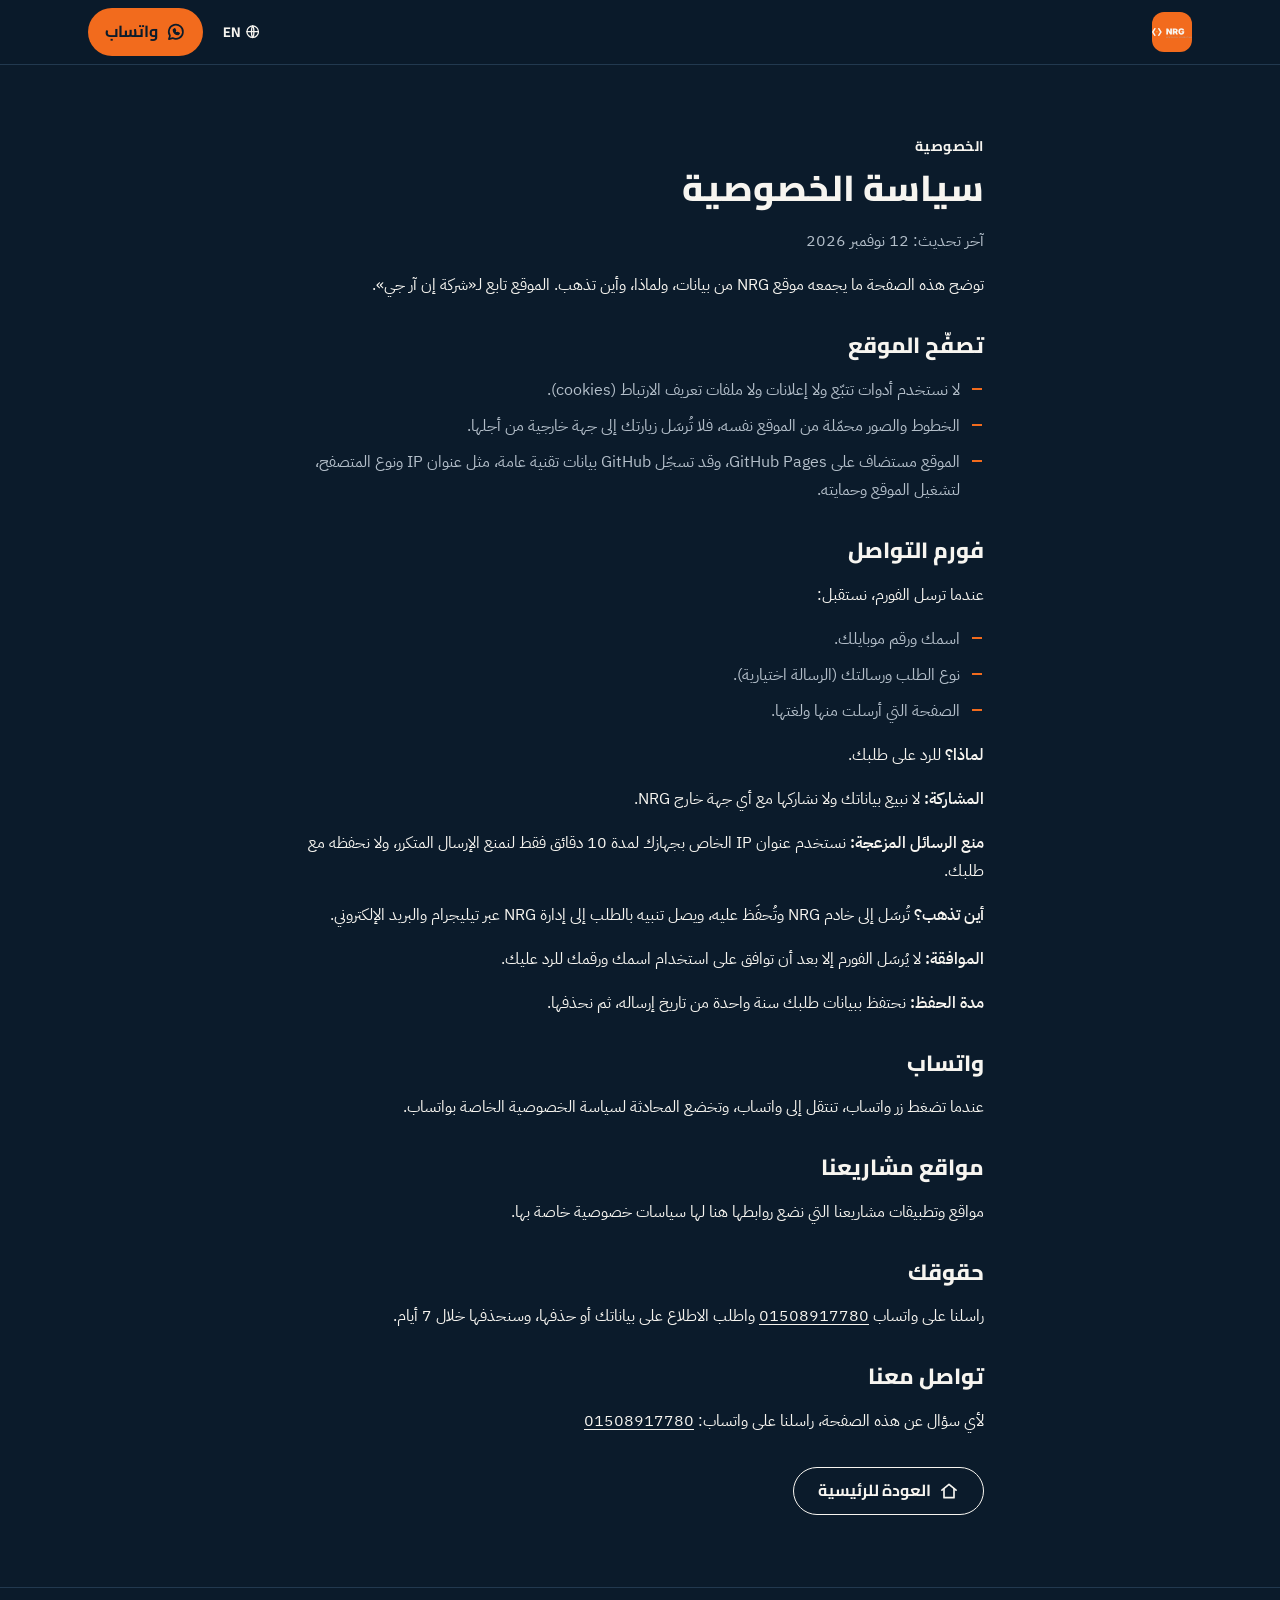
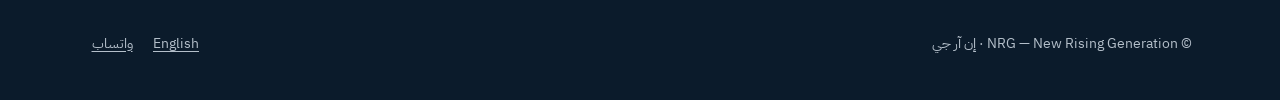
<file: privacy/index.html>
<!doctype html>
<html lang="ar" dir="rtl">
<head>
  <meta charset="utf-8">
  <meta name="viewport" content="width=device-width, initial-scale=1">
  <title>سياسة الخصوصية | NRG</title>
  <meta name="description" content="كيف يتعامل موقع NRG مع بياناتك.">
  <meta name="theme-color" content="#0B1B2B">
  <link rel="alternate" hreflang="ar" href="./">
  <link rel="alternate" hreflang="en" href="../en/privacy/">
  <link rel="icon" href="../assets/img/favicon.svg" type="image/svg+xml">
  <link rel="stylesheet" href="../assets/css/fonts.css">
  <link rel="stylesheet" href="../assets/css/tokens.css">
  <link rel="stylesheet" href="../assets/css/main.css">
  <script src="../assets/js/main.js" defer></script>
</head>
<body>
<svg width="0" height="0" style="position:absolute" aria-hidden="true" focusable="false">
  <defs>
    <symbol id="i-home" viewBox="0 0 24 24" fill="none" stroke="currentColor" stroke-width="2" stroke-linecap="round" stroke-linejoin="round"><path d="M3.5 11L12 4l8.5 7"/><path d="M6 9.5V20h12V9.5"/></symbol>
    <symbol id="i-wa" viewBox="0 0 24 24" fill="none" stroke="currentColor" stroke-width="2" stroke-linecap="round" stroke-linejoin="round"><path d="M3.5 20.5l1.3-4A8.5 8.5 0 1 1 8 19.3z"/><path d="M9 9.5c0 3 2.5 5.5 5.5 5.5l1.2-1.4-2-.9-.8.8a4 4 0 0 1-2.4-2.4l.8-.8-.9-2z"/></symbol>
    <symbol id="i-chat" viewBox="0 0 24 24" fill="none" stroke="currentColor" stroke-width="2" stroke-linecap="round" stroke-linejoin="round"><path d="M4 5h16v11H9l-5 4z"/><path d="M8 9.5h8M8 12.5h5"/></symbol>
    <symbol id="i-grid" viewBox="0 0 24 24" fill="none" stroke="currentColor" stroke-width="2" stroke-linejoin="round"><rect x="3.5" y="3.5" width="7" height="7" rx="1.5"/><rect x="13.5" y="3.5" width="7" height="7" rx="1.5"/><rect x="3.5" y="13.5" width="7" height="7" rx="1.5"/><rect x="13.5" y="13.5" width="7" height="7" rx="1.5"/></symbol>
    <symbol id="i-join" viewBox="0 0 24 24" fill="none" stroke="currentColor" stroke-width="2" stroke-linecap="round" stroke-linejoin="round"><circle cx="9" cy="8" r="3.5"/><path d="M2.5 20a6.5 6.5 0 0 1 13 0M19 8v6M16 11h6"/></symbol>
    <symbol id="i-open" viewBox="0 0 24 24" fill="none" stroke="currentColor" stroke-width="2" stroke-linecap="round" stroke-linejoin="round"><path d="M14 4h6v6M20 4l-9 9"/><path d="M18 14v5a1 1 0 0 1-1 1H5a1 1 0 0 1-1-1V7a1 1 0 0 1 1-1h5"/></symbol>
    <symbol id="i-play" viewBox="0 0 24 24" fill="none" stroke="currentColor" stroke-width="2" stroke-linejoin="round"><circle cx="12" cy="12" r="9"/><path d="M10 8.5v7l5.5-3.5z"/></symbol>
    <symbol id="i-send" viewBox="0 0 24 24" fill="none" stroke="currentColor" stroke-width="2" stroke-linecap="round" stroke-linejoin="round"><path d="M21 3L3 10.5l7 3 3 7z"/><path d="M10 13.5L21 3"/></symbol>
    <symbol id="i-globe" viewBox="0 0 24 24" fill="none" stroke="currentColor" stroke-width="2" stroke-linecap="round"><circle cx="12" cy="12" r="9"/><path d="M3 12h18M12 3c2.5 2.7 2.5 15.3 0 18M12 3c-2.5 2.7-2.5 15.3 0 18"/></symbol>
  </defs>
</svg>
<a class="skip" href="#main">انتقل إلى المحتوى</a>

<header class="site-header">
  <div class="wrap bar">
    <a class="brand" href="../" aria-label="NRG — الصفحة الرئيسية">
      <img class="logo" src="../assets/img/brand/nrg-logo-dark.svg" width="430" height="140" alt="NRG — New Rising Generation">
    </a>
    <div class="bar-actions">
      <a class="lang" href="../en/privacy/" hreflang="en" lang="en" aria-label="English version"><svg aria-hidden="true"><use href="#i-globe"/></svg>EN</a>
      <a class="btn btn-primary hdr-wa" href="https://wa.me/201508917780" rel="noopener" target="_blank" aria-label="واتساب (يفتح في نافذة جديدة)">
        <svg aria-hidden="true"><use href="#i-wa"/></svg>
        <span>واتساب</span>
      </a>
    </div>
  </div>
</header>

<main id="main">
  <section>
    <div class="wrap prose">
      <span class="eyebrow">الخصوصية</span>
      <h1>سياسة الخصوصية</h1>
      <p class="muted">آخر تحديث: <bdi dir="ltr">12</bdi> نوفمبر <bdi dir="ltr">2026</bdi></p>

      <p>توضح هذه الصفحة ما يجمعه موقع NRG من بيانات، ولماذا، وأين تذهب.
        الموقع تابع لـ«شركة إن آر جي».</p>

      <h2>تصفّح الموقع</h2>
      <ul class="feat">
        <li>لا نستخدم أدوات تتبّع ولا إعلانات ولا ملفات تعريف الارتباط (cookies).</li>
        <li>الخطوط والصور محمّلة من الموقع نفسه، فلا تُرسَل زيارتك إلى جهة خارجية من أجلها.</li>
        <li>الموقع مستضاف على GitHub Pages، وقد تسجّل GitHub بيانات تقنية عامة، مثل عنوان IP ونوع المتصفح، لتشغيل الموقع وحمايته.</li>
      </ul>

      <h2>فورم التواصل</h2>
      <p>عندما ترسل الفورم، نستقبل:</p>
      <ul class="feat">
        <li>اسمك ورقم موبايلك.</li>
        <li>نوع الطلب ورسالتك (الرسالة اختيارية).</li>
        <li>الصفحة التي أرسلت منها ولغتها.</li>
      </ul>
      <p><strong>لماذا؟</strong> للرد على طلبك.</p>
      <p><strong>المشاركة:</strong> لا نبيع بياناتك ولا نشاركها مع أي جهة خارج NRG.</p>
      <p><strong>منع الرسائل المزعجة:</strong> نستخدم عنوان IP الخاص بجهازك لمدة <bdi dir="ltr">10</bdi> دقائق فقط لنمنع الإرسال المتكرر، ولا نحفظه مع طلبك.</p>
      <p><strong>أين تذهب؟</strong> تُرسَل إلى خادم NRG وتُحفَظ عليه، ويصل تنبيه بالطلب إلى إدارة NRG عبر تيليجرام والبريد الإلكتروني.</p>
      <p><strong>الموافقة:</strong> لا يُرسَل الفورم إلا بعد أن توافق على استخدام اسمك ورقمك للرد عليك.</p>
      <p><strong>مدة الحفظ:</strong> نحتفظ ببيانات طلبك سنة واحدة من تاريخ إرساله، ثم نحذفها.</p>

      <h2>واتساب</h2>
      <p>عندما تضغط زر واتساب، تنتقل إلى واتساب، وتخضع المحادثة لسياسة الخصوصية الخاصة بواتساب.</p>

      <h2>مواقع مشاريعنا</h2>
      <p>مواقع وتطبيقات مشاريعنا التي نضع روابطها هنا لها سياسات خصوصية خاصة بها.</p>

      <h2>حقوقك</h2>
      <p>راسلنا على واتساب <a href="https://wa.me/201508917780" rel="noopener" target="_blank"><bdi dir="ltr">01508917780</bdi></a> واطلب الاطلاع على بياناتك أو حذفها، وسنحذفها خلال <bdi dir="ltr">7</bdi> أيام.</p>

      <h2>تواصل معنا</h2>
      <p>لأي سؤال عن هذه الصفحة، راسلنا على واتساب: <a href="https://wa.me/201508917780" rel="noopener" target="_blank"><bdi dir="ltr">01508917780</bdi></a></p>

      <div class="btn-row">
        <a class="btn btn-ghost" href="../"><svg aria-hidden="true"><use href="#i-home"/></svg>العودة للرئيسية</a>
      </div>
    </div>
  </section>
</main>

<footer class="site-footer">
  <div class="wrap foot">
    <p style="margin:0">© NRG — <span lang="en">New Rising Generation</span> · إن آر جي</p>
    <ul>
      <li><a href="../en/privacy/" hreflang="en" lang="en">English</a></li>
      <li><a href="https://wa.me/201508917780" rel="noopener" target="_blank">واتساب</a></li>
    </ul>
  </div>
</footer>

<nav class="mbar" aria-label="تواصل سريع">
  <a class="btn btn-primary" href="https://wa.me/201508917780" rel="noopener" target="_blank"><svg aria-hidden="true"><use href="#i-wa"/></svg>واتساب</a>
  <a class="btn btn-ghost" href="../#contact"><svg aria-hidden="true"><use href="#i-chat"/></svg>اكتب لنا</a>
</nav>
</body>
</html>
</file>
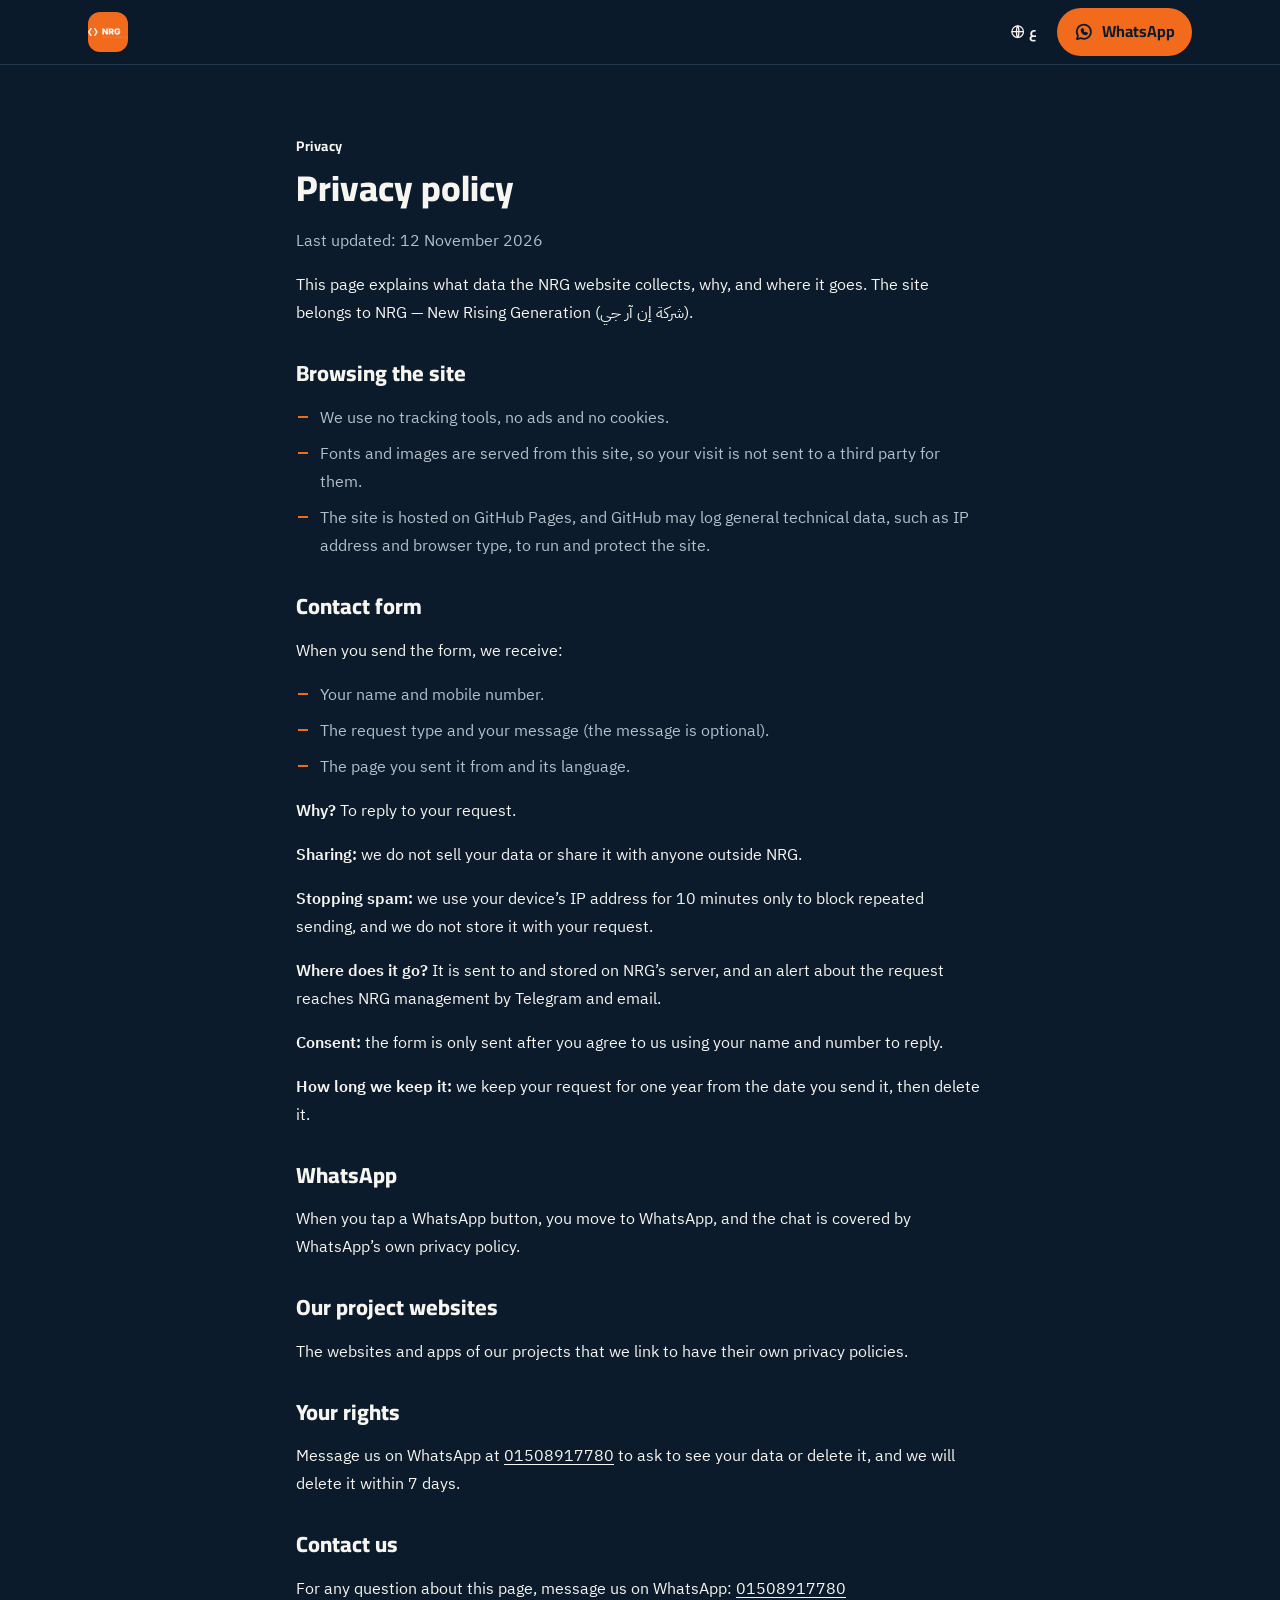
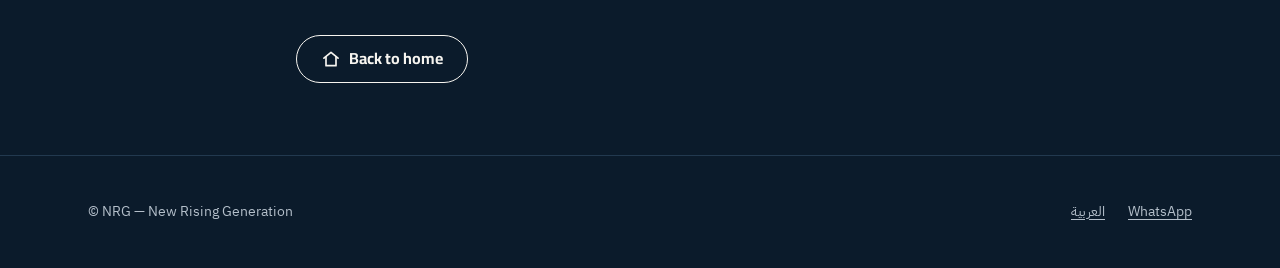
<file: en/privacy/index.html>
<!doctype html>
<html lang="en" dir="ltr">
<head>
  <meta charset="utf-8">
  <meta name="viewport" content="width=device-width, initial-scale=1">
  <title>Privacy policy | NRG</title>
  <meta name="description" content="How the NRG website handles your data.">
  <meta name="theme-color" content="#0B1B2B">
  <link rel="alternate" hreflang="en" href="./">
  <link rel="alternate" hreflang="ar" href="../../privacy/">
  <link rel="icon" href="../../assets/img/favicon.svg" type="image/svg+xml">
  <link rel="stylesheet" href="../../assets/css/fonts.css">
  <link rel="stylesheet" href="../../assets/css/tokens.css">
  <link rel="stylesheet" href="../../assets/css/main.css">
  <script src="../../assets/js/main.js" defer></script>
</head>
<body>
<svg width="0" height="0" style="position:absolute" aria-hidden="true" focusable="false">
  <defs>
    <symbol id="i-home" viewBox="0 0 24 24" fill="none" stroke="currentColor" stroke-width="2" stroke-linecap="round" stroke-linejoin="round"><path d="M3.5 11L12 4l8.5 7"/><path d="M6 9.5V20h12V9.5"/></symbol>
    <symbol id="i-wa" viewBox="0 0 24 24" fill="none" stroke="currentColor" stroke-width="2" stroke-linecap="round" stroke-linejoin="round"><path d="M3.5 20.5l1.3-4A8.5 8.5 0 1 1 8 19.3z"/><path d="M9 9.5c0 3 2.5 5.5 5.5 5.5l1.2-1.4-2-.9-.8.8a4 4 0 0 1-2.4-2.4l.8-.8-.9-2z"/></symbol>
    <symbol id="i-chat" viewBox="0 0 24 24" fill="none" stroke="currentColor" stroke-width="2" stroke-linecap="round" stroke-linejoin="round"><path d="M4 5h16v11H9l-5 4z"/><path d="M8 9.5h8M8 12.5h5"/></symbol>
    <symbol id="i-grid" viewBox="0 0 24 24" fill="none" stroke="currentColor" stroke-width="2" stroke-linejoin="round"><rect x="3.5" y="3.5" width="7" height="7" rx="1.5"/><rect x="13.5" y="3.5" width="7" height="7" rx="1.5"/><rect x="3.5" y="13.5" width="7" height="7" rx="1.5"/><rect x="13.5" y="13.5" width="7" height="7" rx="1.5"/></symbol>
    <symbol id="i-join" viewBox="0 0 24 24" fill="none" stroke="currentColor" stroke-width="2" stroke-linecap="round" stroke-linejoin="round"><circle cx="9" cy="8" r="3.5"/><path d="M2.5 20a6.5 6.5 0 0 1 13 0M19 8v6M16 11h6"/></symbol>
    <symbol id="i-open" viewBox="0 0 24 24" fill="none" stroke="currentColor" stroke-width="2" stroke-linecap="round" stroke-linejoin="round"><path d="M14 4h6v6M20 4l-9 9"/><path d="M18 14v5a1 1 0 0 1-1 1H5a1 1 0 0 1-1-1V7a1 1 0 0 1 1-1h5"/></symbol>
    <symbol id="i-play" viewBox="0 0 24 24" fill="none" stroke="currentColor" stroke-width="2" stroke-linejoin="round"><circle cx="12" cy="12" r="9"/><path d="M10 8.5v7l5.5-3.5z"/></symbol>
    <symbol id="i-send" viewBox="0 0 24 24" fill="none" stroke="currentColor" stroke-width="2" stroke-linecap="round" stroke-linejoin="round"><path d="M21 3L3 10.5l7 3 3 7z"/><path d="M10 13.5L21 3"/></symbol>
    <symbol id="i-globe" viewBox="0 0 24 24" fill="none" stroke="currentColor" stroke-width="2" stroke-linecap="round"><circle cx="12" cy="12" r="9"/><path d="M3 12h18M12 3c2.5 2.7 2.5 15.3 0 18M12 3c-2.5 2.7-2.5 15.3 0 18"/></symbol>
  </defs>
</svg>
<a class="skip" href="#main">Skip to content</a>

<header class="site-header">
  <div class="wrap bar">
    <a class="brand" href="../" aria-label="NRG — home">
      <img class="logo" src="../../assets/img/brand/nrg-logo-dark.svg" width="430" height="140" alt="NRG — New Rising Generation">
    </a>
    <div class="bar-actions">
      <a class="lang" href="../../privacy/" hreflang="ar" lang="ar" aria-label="النسخة العربية"><svg aria-hidden="true"><use href="#i-globe"/></svg>ع</a>
      <a class="btn btn-primary hdr-wa" href="https://wa.me/201508917780" rel="noopener" target="_blank" aria-label="WhatsApp (opens in a new window)">
        <svg aria-hidden="true"><use href="#i-wa"/></svg>
        <span>WhatsApp</span>
      </a>
    </div>
  </div>
</header>

<main id="main">
  <section>
    <div class="wrap prose">
      <span class="eyebrow">Privacy</span>
      <h1>Privacy policy</h1>
      <p class="muted">Last updated: 12 November 2026</p>

      <p>This page explains what data the NRG website collects, why, and where it goes.
        The site belongs to NRG — New Rising Generation (<span lang="ar" dir="rtl">شركة إن آر جي</span>).</p>

      <h2>Browsing the site</h2>
      <ul class="feat">
        <li>We use no tracking tools, no ads and no cookies.</li>
        <li>Fonts and images are served from this site, so your visit is not sent to a third party for them.</li>
        <li>The site is hosted on GitHub Pages, and GitHub may log general technical data, such as IP address and browser type, to run and protect the site.</li>
      </ul>

      <h2>Contact form</h2>
      <p>When you send the form, we receive:</p>
      <ul class="feat">
        <li>Your name and mobile number.</li>
        <li>The request type and your message (the message is optional).</li>
        <li>The page you sent it from and its language.</li>
      </ul>
      <p><strong>Why?</strong> To reply to your request.</p>
      <p><strong>Sharing:</strong> we do not sell your data or share it with anyone outside NRG.</p>
      <p><strong>Stopping spam:</strong> we use your device’s IP address for 10 minutes only to block repeated sending, and we do not store it with your request.</p>
      <p><strong>Where does it go?</strong> It is sent to and stored on NRG’s server, and an alert about the request reaches NRG management by Telegram and email.</p>
      <p><strong>Consent:</strong> the form is only sent after you agree to us using your name and number to reply.</p>
      <p><strong>How long we keep it:</strong> we keep your request for one year from the date you send it, then delete it.</p>

      <h2>WhatsApp</h2>
      <p>When you tap a WhatsApp button, you move to WhatsApp, and the chat is covered by WhatsApp’s own privacy policy.</p>

      <h2>Our project websites</h2>
      <p>The websites and apps of our projects that we link to have their own privacy policies.</p>

      <h2>Your rights</h2>
      <p>Message us on WhatsApp at <a href="https://wa.me/201508917780" rel="noopener" target="_blank"><bdi dir="ltr">01508917780</bdi></a> to ask to see your data or delete it, and we will delete it within 7 days.</p>

      <h2>Contact us</h2>
      <p>For any question about this page, message us on WhatsApp: <a href="https://wa.me/201508917780" rel="noopener" target="_blank"><bdi dir="ltr">01508917780</bdi></a></p>

      <div class="btn-row">
        <a class="btn btn-ghost" href="../"><svg aria-hidden="true"><use href="#i-home"/></svg>Back to home</a>
      </div>
    </div>
  </section>
</main>

<footer class="site-footer">
  <div class="wrap foot">
    <p style="margin:0">© NRG — New Rising Generation</p>
    <ul>
      <li><a href="../../privacy/" hreflang="ar" lang="ar">العربية</a></li>
      <li><a href="https://wa.me/201508917780" rel="noopener" target="_blank">WhatsApp</a></li>
    </ul>
  </div>
</footer>

<nav class="mbar" aria-label="Quick contact">
  <a class="btn btn-primary" href="https://wa.me/201508917780" rel="noopener" target="_blank"><svg aria-hidden="true"><use href="#i-wa"/></svg>WhatsApp</a>
  <a class="btn btn-ghost" href="../#contact"><svg aria-hidden="true"><use href="#i-chat"/></svg>Write to us</a>
</nav>
</body>
</html>
</file>
<file: assets/css/fonts.css>
/* خطوط مستضافة محليًا — SIL Open Font License 1.1 (انظر assets/fonts/LICENSE-*.txt) */
@font-face {
  font-family: 'Cairo';
  font-style: normal;
  font-weight: 700;
  font-display: swap;
  src: url('../fonts/cairo-arabic-700-normal.woff2') format('woff2');
  unicode-range: U+0600-06FF, U+0750-077F, U+0870-088E, U+0890-0891, U+0897-08E1, U+08E3-08FF, U+200C-200E, U+2010-2011, U+204F, U+2E41, U+FB50-FDFF, U+FE70-FE74, U+FE76-FEFC;
}
@font-face {
  font-family: 'Cairo';
  font-style: normal;
  font-weight: 700;
  font-display: swap;
  src: url('../fonts/cairo-latin-700-normal.woff2') format('woff2');
  unicode-range: U+0000-00FF, U+0131, U+0152-0153, U+02BB-02BC, U+02C6, U+02DA, U+02DC, U+0304, U+0308, U+0329, U+2000-206F, U+20AC, U+2122, U+2191, U+2193, U+2212, U+2215, U+FEFF, U+FFFD;
}
@font-face {
  font-family: 'Cairo';
  font-style: normal;
  font-weight: 800;
  font-display: swap;
  src: url('../fonts/cairo-arabic-800-normal.woff2') format('woff2');
  unicode-range: U+0600-06FF, U+0750-077F, U+0870-088E, U+0890-0891, U+0897-08E1, U+08E3-08FF, U+200C-200E, U+2010-2011, U+204F, U+2E41, U+FB50-FDFF, U+FE70-FE74, U+FE76-FEFC;
}
@font-face {
  font-family: 'Cairo';
  font-style: normal;
  font-weight: 800;
  font-display: swap;
  src: url('../fonts/cairo-latin-800-normal.woff2') format('woff2');
  unicode-range: U+0000-00FF, U+0131, U+0152-0153, U+02BB-02BC, U+02C6, U+02DA, U+02DC, U+0304, U+0308, U+0329, U+2000-206F, U+20AC, U+2122, U+2191, U+2193, U+2212, U+2215, U+FEFF, U+FFFD;
}
@font-face {
  font-family: 'IBM Plex Sans Arabic';
  font-style: normal;
  font-weight: 400;
  font-display: swap;
  src: url('../fonts/ibm-plex-sans-arabic-arabic-400-normal.woff2') format('woff2');
  unicode-range: U+0600-06FF, U+0750-077F, U+0870-088E, U+0890-0891, U+0897-08E1, U+08E3-08FF, U+200C-200E, U+2010-2011, U+204F, U+2E41, U+FB50-FDFF, U+FE70-FE74, U+FE76-FEFC;
}
@font-face {
  font-family: 'IBM Plex Sans Arabic';
  font-style: normal;
  font-weight: 400;
  font-display: swap;
  src: url('../fonts/ibm-plex-sans-arabic-latin-400-normal.woff2') format('woff2');
  unicode-range: U+0000-00FF, U+0131, U+0152-0153, U+02BB-02BC, U+02C6, U+02DA, U+02DC, U+0304, U+0308, U+0329, U+2000-206F, U+20AC, U+2122, U+2191, U+2193, U+2212, U+2215, U+FEFF, U+FFFD;
}
@font-face {
  font-family: 'IBM Plex Sans Arabic';
  font-style: normal;
  font-weight: 600;
  font-display: swap;
  src: url('../fonts/ibm-plex-sans-arabic-arabic-600-normal.woff2') format('woff2');
  unicode-range: U+0600-06FF, U+0750-077F, U+0870-088E, U+0890-0891, U+0897-08E1, U+08E3-08FF, U+200C-200E, U+2010-2011, U+204F, U+2E41, U+FB50-FDFF, U+FE70-FE74, U+FE76-FEFC;
}
@font-face {
  font-family: 'IBM Plex Sans Arabic';
  font-style: normal;
  font-weight: 600;
  font-display: swap;
  src: url('../fonts/ibm-plex-sans-arabic-latin-600-normal.woff2') format('woff2');
  unicode-range: U+0000-00FF, U+0131, U+0152-0153, U+02BB-02BC, U+02C6, U+02DA, U+02DC, U+0304, U+0308, U+0329, U+2000-206F, U+20AC, U+2122, U+2191, U+2193, U+2212, U+2215, U+FEFF, U+FFFD;
}
</file>
<file: assets/css/tokens.css>
/* الهوية البصرية الرسمية لـ NRG — «Code Spark» (NRG · Brand Identity 2026، اعتمدها المستخدم 14 نوفمبر 2026).
   الألوان الأساسية من بطاقة الهوية: Midnight Navy #0B1B2B · Sunrise Orange #F26B1D · Amber #FFB347 · Paper #F7F5F0 · Slate #5B6B7A.
   السطح والحدود والنص الثانوي درجات مشتقة منها عشان التباين (AA).
   ممنوع استخدام ألوان أو قيم خارج الملف ده. */
:root {
  color-scheme: dark;

  /* الألوان */
  --c-bg: #0B1B2B;          /* Midnight Navy — الخلفية */
  --c-surface: #13283D;     /* الكروت (مشتق من الكحلي) */
  --c-border: #22394F;      /* حدود زخرفية (مشتق) */
  --c-text: #F7F5F0;        /* Paper — النص */
  --c-text-2: #B4BFCA;      /* نص ثانوي (Slate فاتح للتباين) */
  --c-line-strong: #7D8D9C; /* حدود الحقول والأزرار الثانوية (Slate فاتح، تباين ≥ 3:1) */
  --c-amber: #FFB347;       /* Amber — العناوين الصغيرة والوسوم */
  --c-accent: #F26B1D;      /* Sunrise Orange — الأزرار والأرقام والتمييز */
  --c-on-accent: #0B1B2B;   /* النص فوق البرتقالي */
  --c-slate: #5B6B7A;       /* Slate — للزخرفة بس، مش للنص */

  /* الخطوط */
  --f-head: 'Cairo', system-ui, sans-serif;
  --f-body: 'IBM Plex Sans Arabic', system-ui, sans-serif;

  /* المقاسات */
  --fs-sm: 0.875rem;
  --fs-base: 1rem;
  --fs-lg: 1.125rem;
  --fs-xl: 1.375rem;
  --fs-2xl: clamp(1.625rem, 1.2rem + 2vw, 2.25rem);
  --fs-3xl: clamp(2rem, 1.3rem + 3.6vw, 3.5rem);

  /* المسافات */
  --s-1: 0.25rem;
  --s-2: 0.5rem;
  --s-3: 0.75rem;
  --s-4: 1rem;
  --s-5: 1.5rem;
  --s-6: 2rem;
  --s-7: 3rem;
  --s-8: 4.5rem;

  /* الشكل */
  --radius: 22px;
  --radius-lg: 24px;
  --radius-sm: 12px;
  --radius-pill: 999px;
  --line: 1px;
  --ring-alpha: 18%;        /* شفافية دواير الخلفية */
  --container: 72rem;
  --gutter: 1rem;
  --tap: 48px;             /* أقل هدف لمس — docs/A11Y-CHECKLIST.md */
  --mbar-h: 4.5rem;         /* شريط التواصل السفلي على الموبايل */
  --shot-w: 9.5rem;         /* عرض صورة الشاشة على الموبايل */
}
</file>
<file: assets/css/main.css>
/* موبايل الأول + خصائص منطقية فقط (يشتغل RTL و LTR). القيم من tokens.css. */

*, *::before, *::after { box-sizing: border-box; }
html { -webkit-text-size-adjust: 100%; scroll-behavior: smooth; scroll-padding-block-start: 5rem; }
body {
  margin: 0;
  background: var(--c-bg);
  color: var(--c-text);
  font-family: var(--f-body);
  font-size: var(--fs-base);
  line-height: 1.75;
  overflow-x: clip;
}
h1, h2, h3 { font-family: var(--f-head); font-weight: 800; line-height: 1.3; margin: 0 0 var(--s-4); }
h3 { font-weight: 700; }
p { margin: 0 0 var(--s-4); }
a { color: var(--c-teal-2); text-underline-offset: 0.2em; }
img, svg { max-width: 100%; display: block; }
ul, ol { margin: 0; padding: 0; list-style: none; }
:focus-visible { outline: 3px solid var(--c-accent); outline-offset: 3px; border-radius: 6px; }
bdi { unicode-bidi: isolate; }

.skip {
  position: absolute; inset-inline-start: var(--s-4); inset-block-start: -10rem;
  background: var(--c-accent); color: var(--c-on-accent); padding: var(--s-2) var(--s-4); min-block-size: var(--tap); display: inline-flex; align-items: center;
  border-radius: var(--radius-sm); z-index: 100; font-weight: 600;
}
.skip:focus { inset-block-start: var(--s-4); }

.wrap { width: 100%; max-width: var(--container); margin-inline: auto; padding-inline: var(--gutter); }

/* ---------- الأزرار ---------- */
.btn {
  display: inline-flex; align-items: center; justify-content: center; gap: var(--s-2);
  min-height: var(--tap); padding: var(--s-3) var(--s-5);
  border-radius: var(--radius-pill); border: var(--line) solid transparent;
  font: 700 var(--fs-base)/1.2 var(--f-head); text-decoration: none; cursor: pointer;
  transition: transform .15s ease, background-color .15s ease;
}
.btn:hover { transform: translateY(-1px); }
.btn-primary { background: var(--c-accent); color: var(--c-on-accent); }
.btn-ghost { background: transparent; color: var(--c-text); border-color: var(--c-teal); }
.btn-ghost:hover { background: var(--c-surface); }
.btn svg { width: 1.25em; height: 1.25em; flex: none; }
.btn-row { display: flex; flex-wrap: wrap; gap: var(--s-3); }

/* ---------- الهيدر ---------- */
.site-header {
  position: sticky; inset-block-start: 0; z-index: 50;
  background: color-mix(in srgb, var(--c-bg) 92%, transparent);
  backdrop-filter: blur(8px);
  border-block-end: var(--line) solid var(--c-border);
}
.bar { display: flex; align-items: center; gap: var(--s-3); min-height: 4rem; }
.brand { display: inline-flex; align-items: center; min-inline-size: var(--tap); min-block-size: var(--tap); gap: var(--s-2); color: var(--c-text); text-decoration: none; font: 800 var(--fs-lg)/1 var(--f-head); }
.logo {
  display: inline-grid; place-items: center; inline-size: 2.5rem; block-size: 2.5rem;
  border-radius: var(--radius-sm); background: var(--c-accent); color: var(--c-on-accent);
  font: 800 0.875rem/1 var(--f-head); letter-spacing: 0.02em; direction: ltr;
}
.nav { display: none; }
.bar-actions { margin-inline-start: auto; display: flex; align-items: center; gap: var(--s-2); }
.lang svg { width: 1.1em; height: 1.1em; flex: none; }
.lang {
  display: inline-flex; align-items: center; justify-content: center; gap: var(--s-1); min-inline-size: var(--tap); min-block-size: var(--tap);
  color: var(--c-text); font: 700 var(--fs-sm)/1 var(--f-head); text-decoration: none;
  border: var(--line) solid var(--c-teal); border-radius: var(--radius-pill); padding-inline: var(--s-3);
}
.bar .btn { padding-inline: var(--s-4); }
.hdr-wa { display: none; }
.menu-btn {
  display: inline-grid; place-items: center; inline-size: var(--tap); block-size: var(--tap);
  background: transparent; border: var(--line) solid var(--c-teal); border-radius: var(--radius-pill);
  color: var(--c-text); cursor: pointer;
}
.menu-btn svg { width: 1.25rem; height: 1.25rem; }
.nav.open {
  display: block; position: absolute; inset-inline: 0; inset-block-start: 100%;
  background: var(--c-bg); border-block-end: var(--line) solid var(--c-border); padding: var(--s-2) var(--gutter) var(--s-4);
}
.nav a {
  display: flex; align-items: center; min-block-size: var(--tap); padding-inline: var(--s-2);
  color: var(--c-text); text-decoration: none; font: 600 var(--fs-base)/1.2 var(--f-head);
}
.nav a:hover { color: var(--c-accent); }

/* ---------- الأقسام ---------- */
section { padding-block: var(--s-7); }
.eyebrow { display: block; color: var(--c-teal-2); font: 700 var(--fs-sm)/1.4 var(--f-head); letter-spacing: 0.04em; margin-block-end: var(--s-2); }
.lead { color: var(--c-text-2); font-size: var(--fs-lg); max-inline-size: 42rem; }
.muted { color: var(--c-text-2); }

/* ---------- الواجهة ---------- */
.hero { position: relative; isolation: isolate; padding-block: var(--s-7) var(--s-6); overflow: hidden; }
.hero::before, .hero::after {
  content: ""; position: absolute; z-index: -1; border-radius: 50%;
  border: var(--line) solid color-mix(in srgb, var(--c-teal) var(--ring-alpha), transparent);
}
.hero::before { inline-size: 34rem; block-size: 34rem; inset-block-start: -12rem; inset-inline-end: -16rem;
  box-shadow: 0 0 0 4rem color-mix(in srgb, var(--c-teal) 4%, transparent); }
.hero::after { inline-size: 20rem; block-size: 20rem; inset-block-end: -10rem; inset-inline-start: -8rem; }
.hero h1 { font-size: var(--fs-3xl); max-inline-size: 18ch; }
.hero h1 em { font-style: normal; color: var(--c-accent); }

.three { display: grid; gap: var(--s-3); margin-block: var(--s-6); counter-reset: n; }
.three li {
  display: grid; grid-template-columns: auto 1fr; gap: var(--s-1) var(--s-4); align-items: start;
  background: var(--c-surface); border: var(--line) solid var(--c-border); border-radius: var(--radius); padding: var(--s-5);
}
.three .num { grid-row: span 2; font: 800 2.5rem/1 var(--f-head); color: var(--c-accent); }
.three strong { font: 700 var(--fs-lg)/1.4 var(--f-head); }
.three span:last-child { color: var(--c-text-2); }

/* ---------- الكروت ---------- */
.card {
  background: var(--c-surface); border: var(--line) solid var(--c-border); border-radius: var(--radius-lg);
  padding: var(--s-5);
}
.about-points { display: grid; gap: var(--s-3); margin-block-start: var(--s-5); }
.about-points li { padding-inline-start: var(--s-5); position: relative; }
.about-points li::before {
  content: ""; position: absolute; inset-inline-start: 0; inset-block-start: 0.7em;
  inline-size: 0.5rem; block-size: 0.5rem; border-radius: 50%; background: var(--c-accent);
}

.projects { display: grid; gap: var(--s-4); margin-block-start: var(--s-6); }
.project { display: flex; flex-direction: column; gap: var(--s-3); min-inline-size: 0; } /* عشان شريط الصور ما يوسّعش الصفحة */
.project-head { display: flex; flex-wrap: wrap; align-items: center; gap: var(--s-2) var(--s-3); }
.project h3 { font-size: var(--fs-xl); margin: 0; }
.project h3 .en { color: var(--c-text-2); font-weight: 700; font-size: var(--fs-base); }
.tag {
  display: inline-flex; align-items: center; min-block-size: 1.75rem; padding-inline: var(--s-3);
  border-radius: var(--radius-pill); border: var(--line) solid var(--c-teal-2);
  color: var(--c-teal-2); font: 700 0.8125rem/1 var(--f-head);
}
.project .sub { color: var(--c-teal-2); font: 700 var(--fs-base)/1.5 var(--f-head); margin: 0; }
.project p { margin: 0; }
.feat { display: grid; gap: var(--s-2); }
.feat li { position: relative; padding-inline-start: var(--s-5); color: var(--c-text-2); }
.feat li::before {
  content: ""; position: absolute; inset-inline-start: 0.125rem; inset-block-start: 0.75em;
  inline-size: 0.625rem; block-size: 2px; background: var(--c-accent);
}
.feat strong { color: var(--c-text); font-weight: 600; }
.group-title { font: 700 var(--fs-sm)/1.4 var(--f-head); color: var(--c-teal-2); margin: var(--s-2) 0 0; }
.facts { display: flex; flex-wrap: wrap; gap: var(--s-2); }
.facts li {
  font-size: var(--fs-sm); color: var(--c-text); background: var(--c-bg);
  border: var(--line) solid var(--c-border); border-radius: var(--radius-pill); padding: var(--s-1) var(--s-3);
}
.note {
  background: var(--c-bg); border: var(--line) solid var(--c-border); border-inline-start: 3px solid var(--c-accent);
  border-radius: var(--radius-sm); padding: var(--s-3) var(--s-4); font-size: var(--fs-sm); color: var(--c-text-2);
}
.note strong { color: var(--c-text); }
.project .btn-row { margin-block-start: auto; padding-block-start: var(--s-2); }
.tagline { font: 800 var(--fs-xl)/1.45 var(--f-head); color: var(--c-accent); margin: 0; }

/* صور شاشات وَصْل — سحب أفقي جوه الكارت بس (الصفحة نفسها من غير scroll بالعرض) */
.shots-wrap { min-inline-size: 0; }
.shots {
  display: flex; gap: var(--s-3); overflow-x: auto; overscroll-behavior-x: contain;
  scroll-snap-type: x mandatory; padding-block: var(--s-2); -webkit-overflow-scrolling: touch;
}
.shots figure { flex: 0 0 var(--shot-w); margin: 0; scroll-snap-align: start; }
.shots img {
  inline-size: 100%; block-size: auto; aspect-ratio: 390 / 844;
  border-radius: var(--radius-sm); border: var(--line) solid var(--c-border); background: var(--c-bg);
}
.shots figcaption { margin-block-start: var(--s-2); font-size: var(--fs-sm); line-height: 1.5; color: var(--c-text-2); }
.shots-hint { margin: var(--s-1) 0 0; font-size: var(--fs-sm); color: var(--c-teal-2); }

/* مكان المحتوى الناقص — ظاهر عمدًا لحد ما يتملى */
.missing {
  display: inline-block; color: var(--c-accent); font-size: var(--fs-sm); font-weight: 600;
  border: var(--line) dashed var(--c-accent); border-radius: var(--radius-sm); padding: 0 var(--s-2);
}

.services { display: grid; gap: var(--s-3); margin-block: var(--s-6); }
.service h3 { font-size: var(--fs-lg); margin-block-end: var(--s-1); }
.service p { margin: 0; color: var(--c-text-2); }
.service .ico { color: var(--c-accent); margin-block-end: var(--s-3); }
.service .ico svg { width: 1.75rem; height: 1.75rem; }

.examples h3 { font-size: var(--fs-lg); }

/* ---------- التواصل ---------- */
.contact-grid { display: grid; gap: var(--s-4); margin-block-start: var(--s-5); }
.form { display: grid; gap: var(--s-4); }
.field { display: grid; gap: var(--s-1); }
.field label { font: 700 var(--fs-sm)/1.4 var(--f-head); }
.field .opt { color: var(--c-text-2); font-weight: 400; }
.field input, .field select, .field textarea {
  inline-size: 100%; min-block-size: var(--tap); padding: var(--s-2) var(--s-3);
  background: var(--c-bg); color: var(--c-text); font: inherit;
  border: var(--line) solid var(--c-teal); border-radius: var(--radius-sm);
}
.field textarea { min-block-size: 7rem; resize: vertical; }
.field input:focus-visible, .field select:focus-visible, .field textarea:focus-visible { outline-offset: 1px; }
.hp { position: absolute; inline-size: 1px; block-size: 1px; overflow: hidden; clip-path: inset(50%); white-space: nowrap; }
.form-status { min-block-size: 1.75em; margin: 0; font-weight: 600; }
.form-status.ok { color: var(--c-teal-2); }
.form-status.err { color: var(--c-accent); }
.form button[disabled] { opacity: 0.7; cursor: progress; }
.form-status a { color: var(--c-teal-2); }
.consent label { display: flex; align-items: flex-start; gap: var(--s-3); min-block-size: var(--tap); font: 400 var(--fs-sm)/1.6 var(--f-body); cursor: pointer; }
.consent input { inline-size: 1.5rem; block-size: 1.5rem; flex: none; margin: 0; accent-color: var(--c-accent); }
.wa-card { display: flex; flex-direction: column; gap: var(--s-3); align-items: flex-start; }
.wa-num { display: inline-flex; align-items: center; min-block-size: var(--tap); font: 800 var(--fs-2xl)/1.2 var(--f-head); color: var(--c-accent); }

/* ---------- شريط التواصل السفلي (موبايل) — الزرار الأساسي في متناول الإبهام ---------- */
.mbar {
  position: fixed; inset-inline: 0; inset-block-end: 0; z-index: 40;
  display: grid; grid-template-columns: 1fr 1fr; gap: var(--s-2);
  padding: var(--s-3) var(--gutter) calc(var(--s-3) + env(safe-area-inset-bottom));
  background: color-mix(in srgb, var(--c-bg) 94%, transparent); backdrop-filter: blur(8px);
  border-block-start: var(--line) solid var(--c-border);
}
.mbar .btn { padding-inline: var(--s-3); }
body:has(.mbar) { padding-block-end: var(--mbar-h); }

/* ---------- الفوتر ---------- */
.site-footer { border-block-start: var(--line) solid var(--c-border); padding-block: var(--s-6); color: var(--c-text-2); font-size: var(--fs-sm); }
.foot { display: flex; flex-wrap: wrap; gap: var(--s-3) var(--s-5); align-items: center; justify-content: space-between; }
.foot ul { display: flex; flex-wrap: wrap; gap: var(--s-2) var(--s-4); }
.foot a { display: inline-flex; align-items: center; justify-content: center; min-inline-size: var(--tap); min-block-size: var(--tap); }

/* ---------- صفحات النصوص (الخصوصية) ---------- */
.prose { max-inline-size: 46rem; }
.prose h1 { font-size: var(--fs-2xl); }
.prose h2 { font-size: var(--fs-xl); margin-block-start: var(--s-6); }
.prose .feat { margin-block-end: var(--s-4); }
.prose .btn-row { margin-block-start: var(--s-6); }
.consent a { display: inline-flex; align-items: center; min-inline-size: var(--tap); min-block-size: var(--tap); font-size: var(--fs-sm); }

/* ---------- 404 ---------- */
.notfound { min-block-size: 70vh; display: grid; place-content: center; text-align: center; gap: var(--s-4); }
.notfound .big { font: 800 5rem/1 var(--f-head); color: var(--c-accent); }
.notfound .btn-row { justify-content: center; }

/* ---------- ظهور ناعم ---------- */
@media (prefers-reduced-motion: no-preference) {
  .js .reveal { opacity: 0; transform: translateY(12px); transition: opacity .5s ease, transform .5s ease; }
  .js .reveal.in { opacity: 1; transform: none; }
}
@media (prefers-reduced-motion: reduce) {
  html { scroll-behavior: auto; }
  .btn { transition: none; }
  .btn:hover { transform: none; }
}

/* ---------- تابلت ---------- */
@media (min-width: 40rem) {
  :root { --gutter: 1.5rem; }
  .three { grid-template-columns: repeat(3, 1fr); }
  .three li { grid-template-columns: 1fr; }
  .three .num { grid-row: auto; margin-block-end: var(--s-2); }
  .services { grid-template-columns: repeat(2, 1fr); }
  .hdr-wa { display: inline-flex; }
  .mbar { display: none; }
  body:has(.mbar) { padding-block-end: 0; }
}
@media (min-width: 48rem) {
  .projects { grid-template-columns: repeat(2, 1fr); }
  .project-wide { grid-column: 1 / -1; }
  .feat-cols { grid-template-columns: 1fr 1fr; gap: var(--s-2) var(--s-6); }
  .contact-grid { grid-template-columns: 3fr 2fr; align-items: start; }
  .card { padding: var(--s-6); }
}

/* ---------- ديسكتوب ---------- */
@media (min-width: 64rem) {
  section { padding-block: var(--s-8); }
  .hero { padding-block: var(--s-8) var(--s-7); }
  .menu-btn { display: none; }
  .nav, .nav.open { display: flex; position: static; gap: var(--s-1); padding: 0; border: 0; background: none; margin-inline-start: var(--s-5); }
  .nav a { padding-inline: var(--s-3); }
  .services { grid-template-columns: repeat(4, 1fr); }
  .shots { display: grid; grid-template-columns: repeat(5, 1fr); overflow: visible; }
  .shots-hint { display: none; }
  .about-grid { display: grid; grid-template-columns: 1fr 1fr; gap: var(--s-7); align-items: start; }
}
</file>
